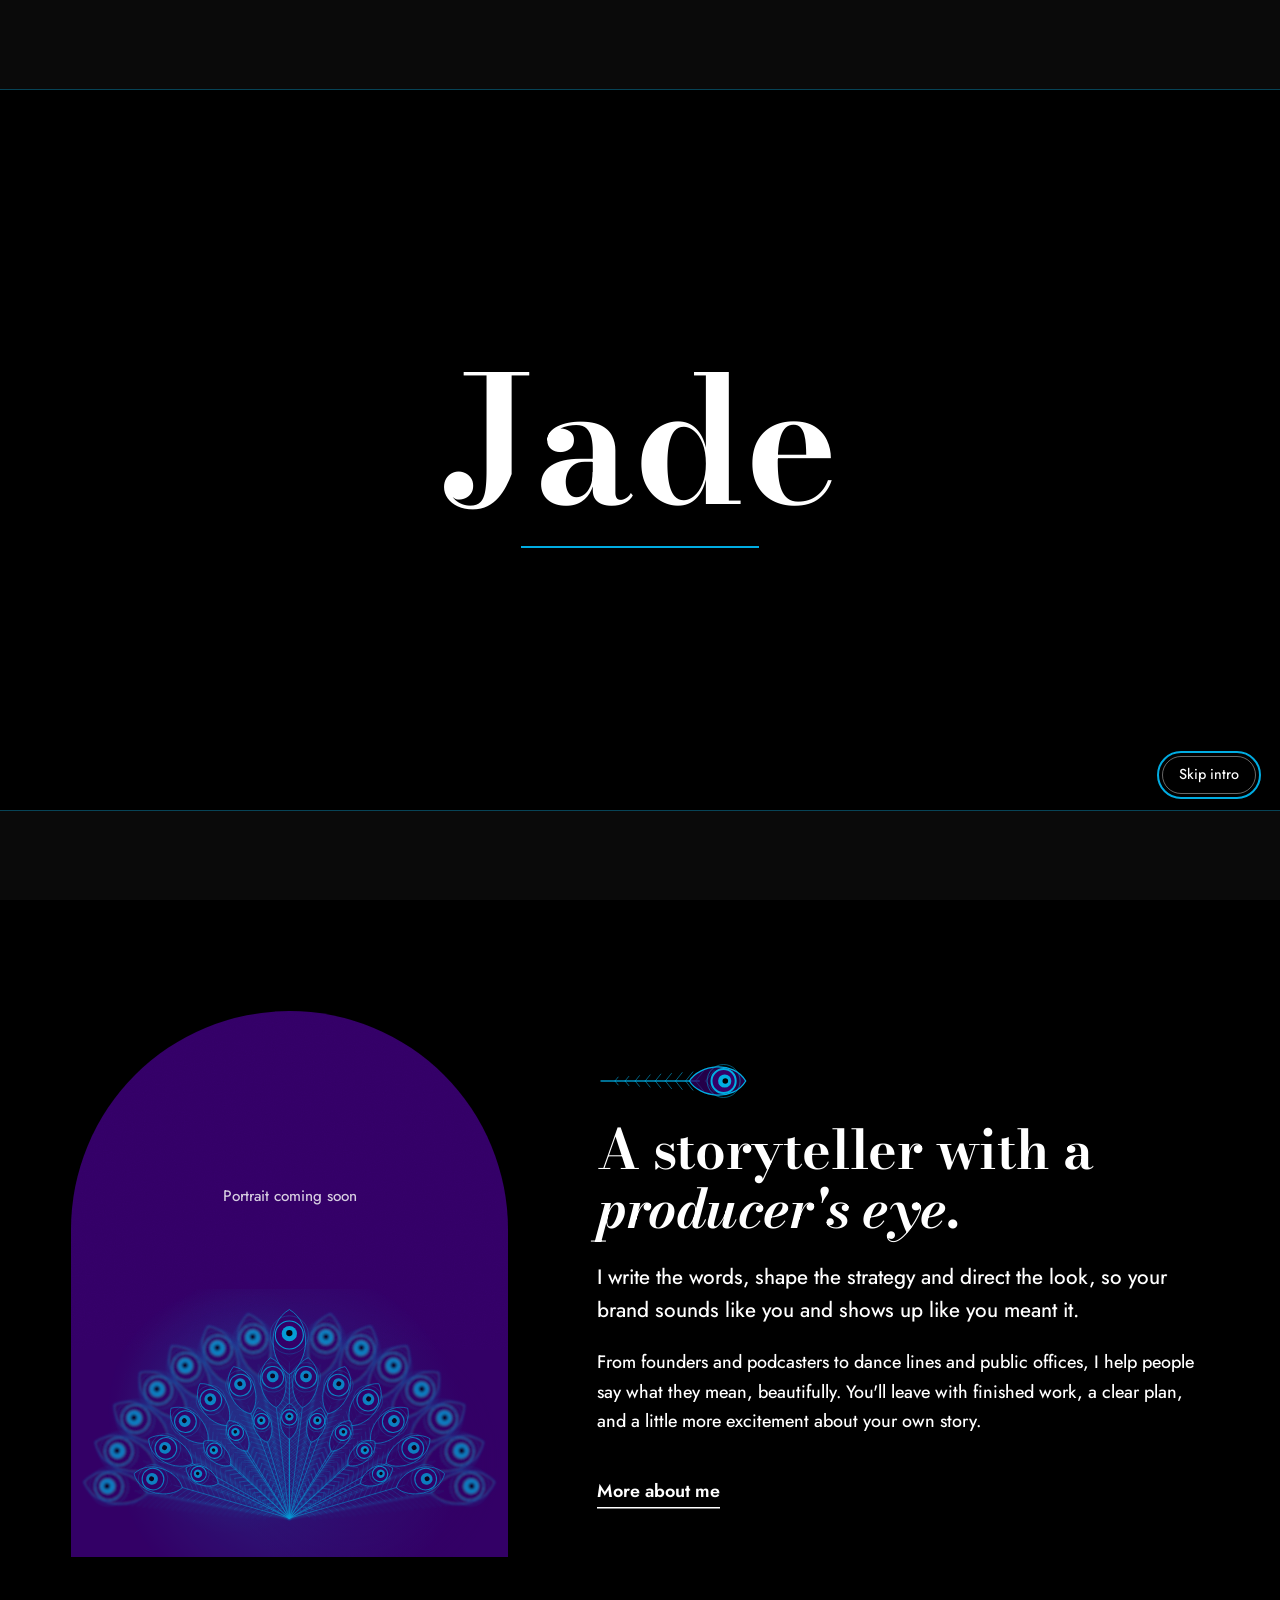
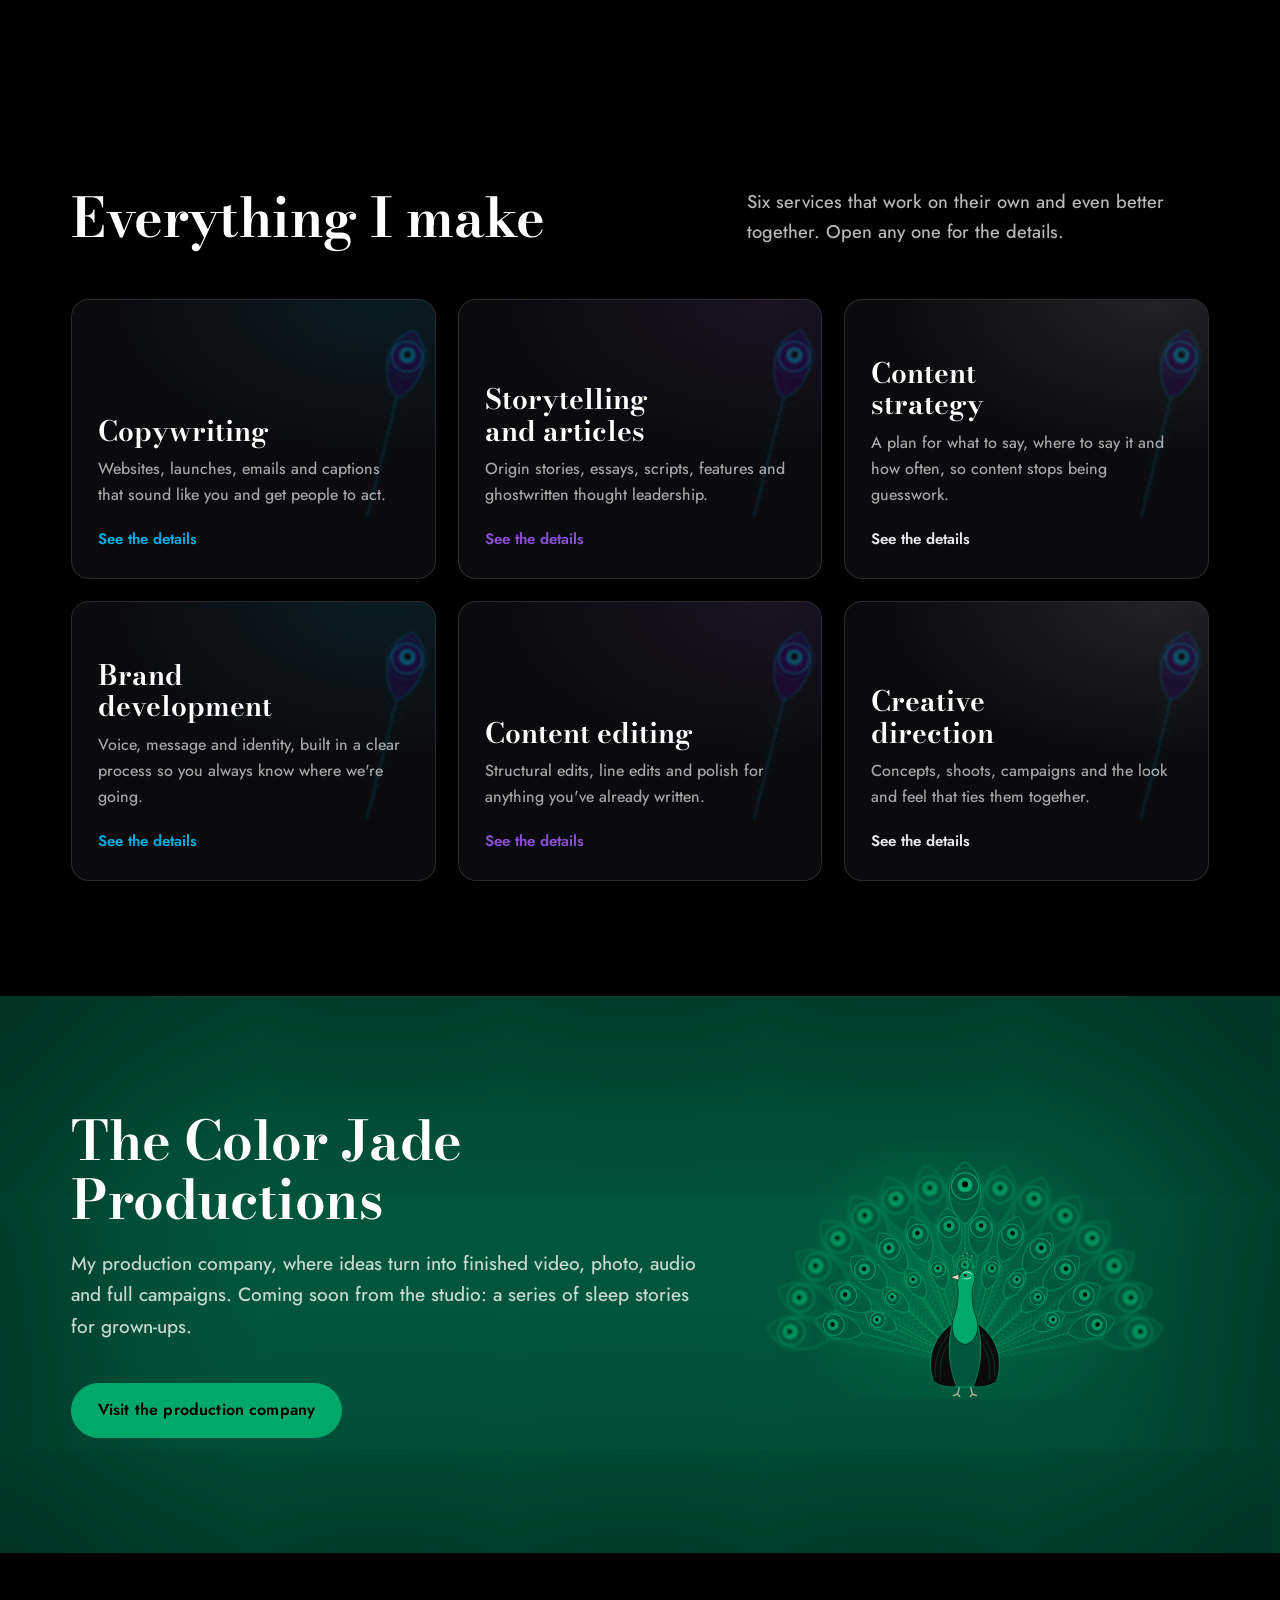
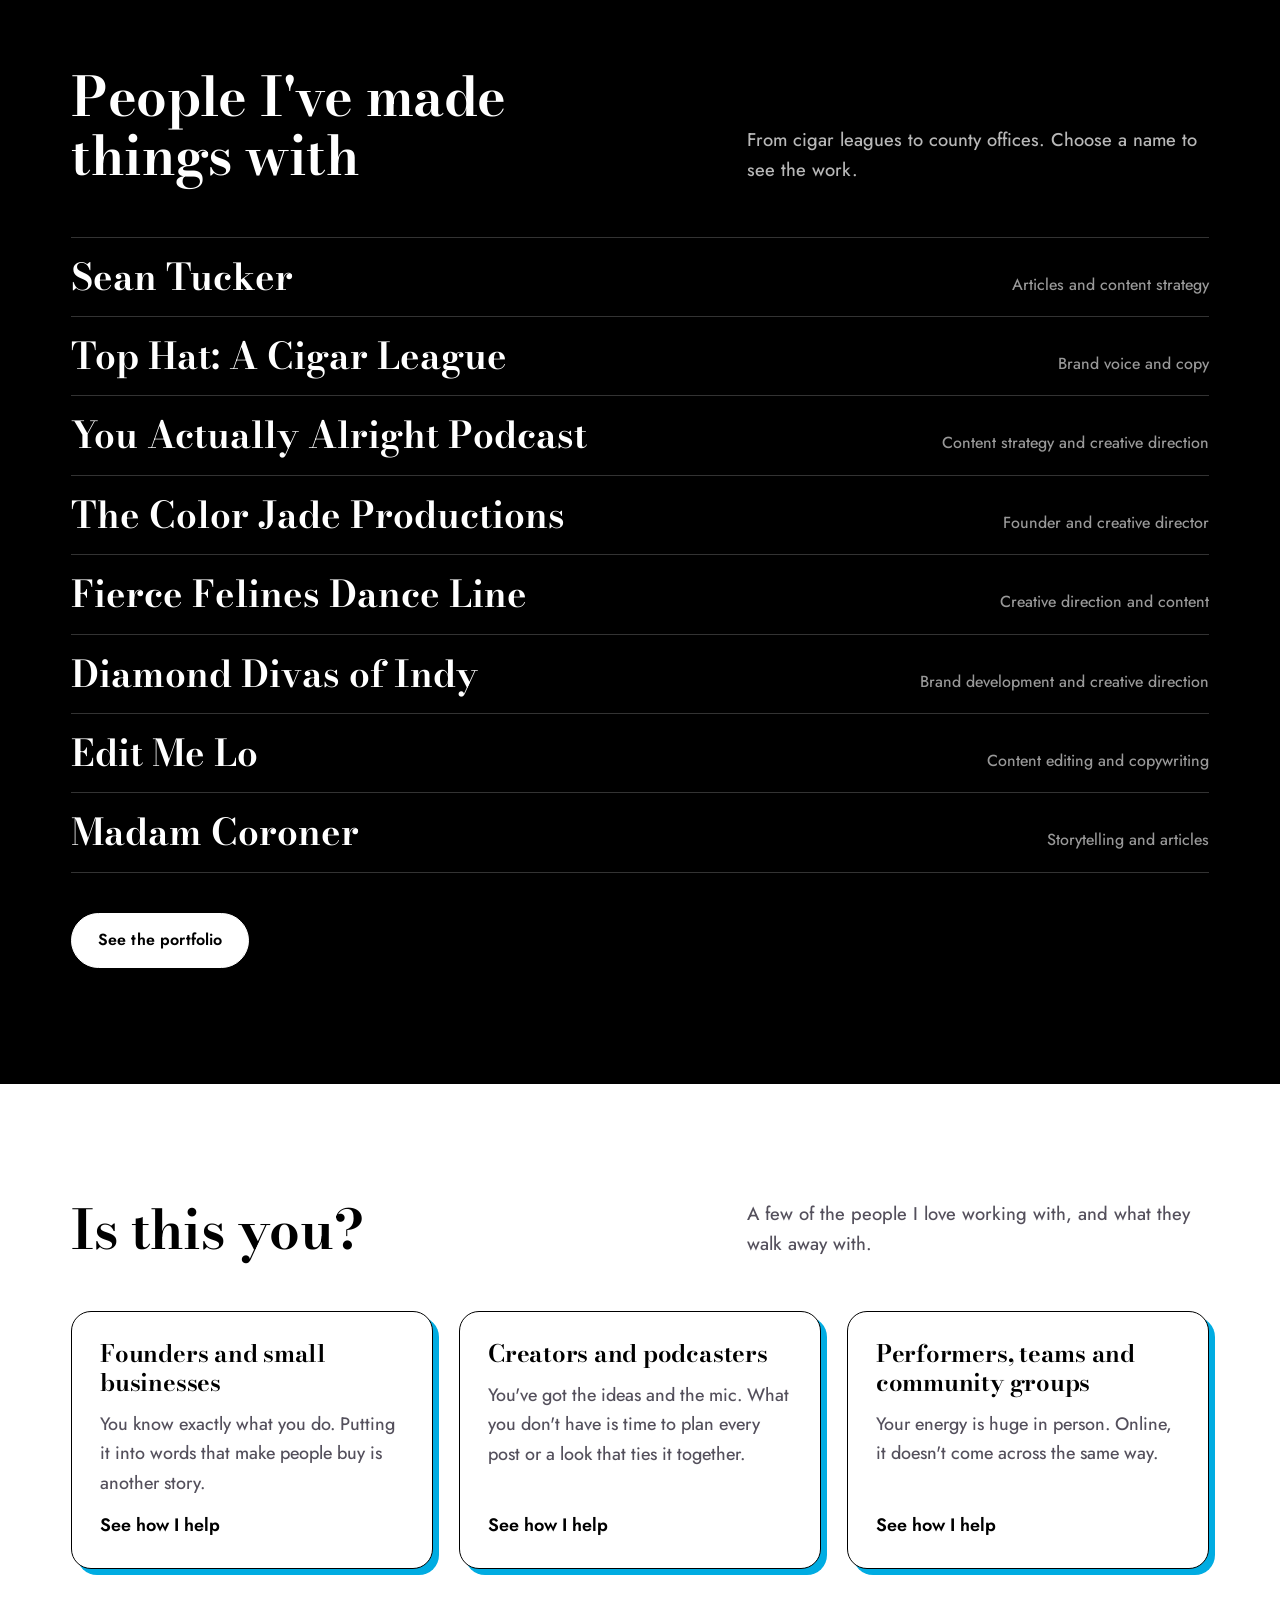
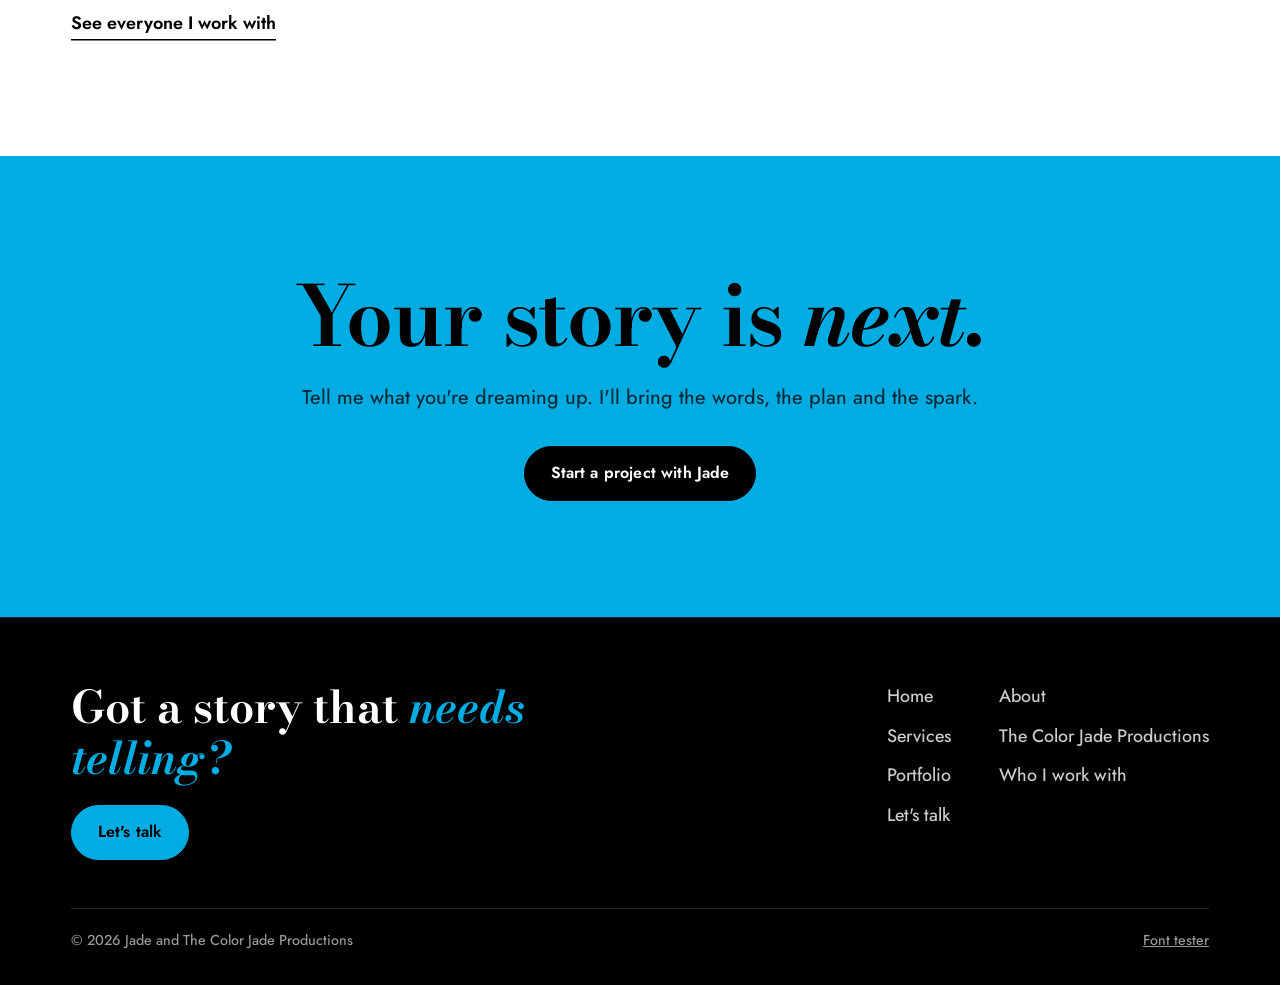
<file: index.html>
<!doctype html>
<html lang="en">
<head>
  <meta charset="utf-8">
  <meta name="viewport" content="width=device-width, initial-scale=1">
  <title>Jade | Writer, creative director and producer</title>
  <meta name="description" content="Jade writes, directs and produces: copywriting, storytelling and articles, content strategy, brand development, content editing, creative direction and The Color Jade Productions.">
  <link rel="preconnect" href="https://fonts.googleapis.com">
  <link rel="preconnect" href="https://fonts.gstatic.com" crossorigin>
  <link href="https://fonts.googleapis.com/css2?family=Bodoni+Moda:ital,opsz,wght@0,6..96,400..800;1,6..96,400..800&family=Jost:wght@300..700&display=swap" rel="stylesheet">
  <link rel="stylesheet" href="assets/css/style.css">
</head>
<body>
  <a class="skip" href="#main">Skip to content</a>
  <header id="site-header"></header>

  <main id="main">
    <section class="hero" aria-labelledby="hero-title">
      <div class="wrap hero-grid">
        <div class="hero-copy">
          <p class="hero-kicker">Writer, creative director and founder of The Color Jade Productions</p>
          <h1 id="hero-title">Hi, I'm Jade.
            <span class="hero-line" id="hero-line" aria-live="polite">I help your story find its voice.</span></h1>
          <div class="caption" id="caption">
            <h2>Every feather is a service</h2>
            <p>Hover over or tap a feather to see what I do, then open it for the details.</p>
            <div class="caption-actions">
              <a class="btn btn-peacock" href="#services">See all services</a>
              <a class="btn" href="contact.html">Let's talk</a>
            </div>
          </div>
        </div>
        <div class="stage" id="stage"></div>
      </div>
    </section>

    <section class="section dark" aria-labelledby="meet-title">
      <div class="wrap split">
        <!-- TODO: replace with Jade's portrait: <img src="assets/images/jade.jpg" alt="Jade ..."> -->
        <div class="photo-slot" role="img" aria-label="Portrait of Jade, coming soon" data-fan="plain">
          <span class="ph-note">Portrait coming soon</span>
        </div>
        <div>
          <span class="ornament" aria-hidden="true"></span>
          <h2 id="meet-title">A storyteller with a <span class="ital">producer's eye.</span></h2>
          <p class="lead">I write the words, shape the strategy and direct the look, so your brand sounds like you and shows up like you meant it.</p>
          <p>From founders and podcasters to dance lines and public offices, I help people say what they mean, beautifully. You'll leave with finished work, a clear plan, and a little more excitement about your own story.</p>
          <p class="after"><a class="link" href="about.html">More about me</a></p>
        </div>
      </div>
    </section>

    <section class="section dark" id="services" aria-labelledby="services-title">
      <div class="wrap">
        <div class="section-head">
          <h2 id="services-title">Everything I make</h2>
          <p>Six services that work on their own and even better together. Open any one for the details.</p>
        </div>
        <ul class="service-grid" id="service-grid"></ul>
      </div>
    </section>

    <section class="section purple theme-jade" aria-labelledby="cjp-title">
      <div class="wrap cjp-band">
        <div>
          <h2 id="cjp-title">The Color Jade Productions</h2>
          <p>My production company, where ideas turn into finished video, photo, audio and full campaigns. Coming soon from the studio: a series of sleep stories for grown-ups.</p>
          <p class="after"><a class="btn btn-peacock" href="color-jade.html">Visit the production company</a></p>
        </div>
        <div data-fan></div>
      </div>
    </section>

    <section class="section dark" aria-labelledby="clients-title">
      <div class="wrap">
        <div class="section-head">
          <h2 id="clients-title">People I've made things with</h2>
          <p>From cigar leagues to county offices. Choose a name to see the work.</p>
        </div>
        <ul class="client-list" id="client-list"></ul>
        <p class="after"><a class="btn btn-white" href="portfolio.html">See the portfolio</a></p>
      </div>
    </section>

    <section class="section" aria-labelledby="people-title">
      <div class="wrap">
        <div class="section-head">
          <h2 id="people-title">Is this you?</h2>
          <p>A few of the people I love working with, and what they walk away with.</p>
        </div>
        <div class="people-strip" id="people-strip"></div>
        <p class="after"><a class="link" href="work-with-jade.html">See everyone I work with</a></p>
      </div>
    </section>

    <section class="section peacock-band cta" aria-labelledby="cta-title">
      <div class="wrap">
        <h2 id="cta-title">Your story is <span class="ital">next.</span></h2>
        <p>Tell me what you're dreaming up. I'll bring the words, the plan and the spark.</p>
        <a class="btn btn-black" href="contact.html">Start a project with Jade</a>
      </div>
    </section>
  </main>
  <dialog class="service-dialog" id="service-dialog"></dialog>

  <footer id="site-footer"></footer>
  <script src="assets/js/data.js"></script>
  <script src="assets/js/main.js"></script>
</body>
</html>
</file>
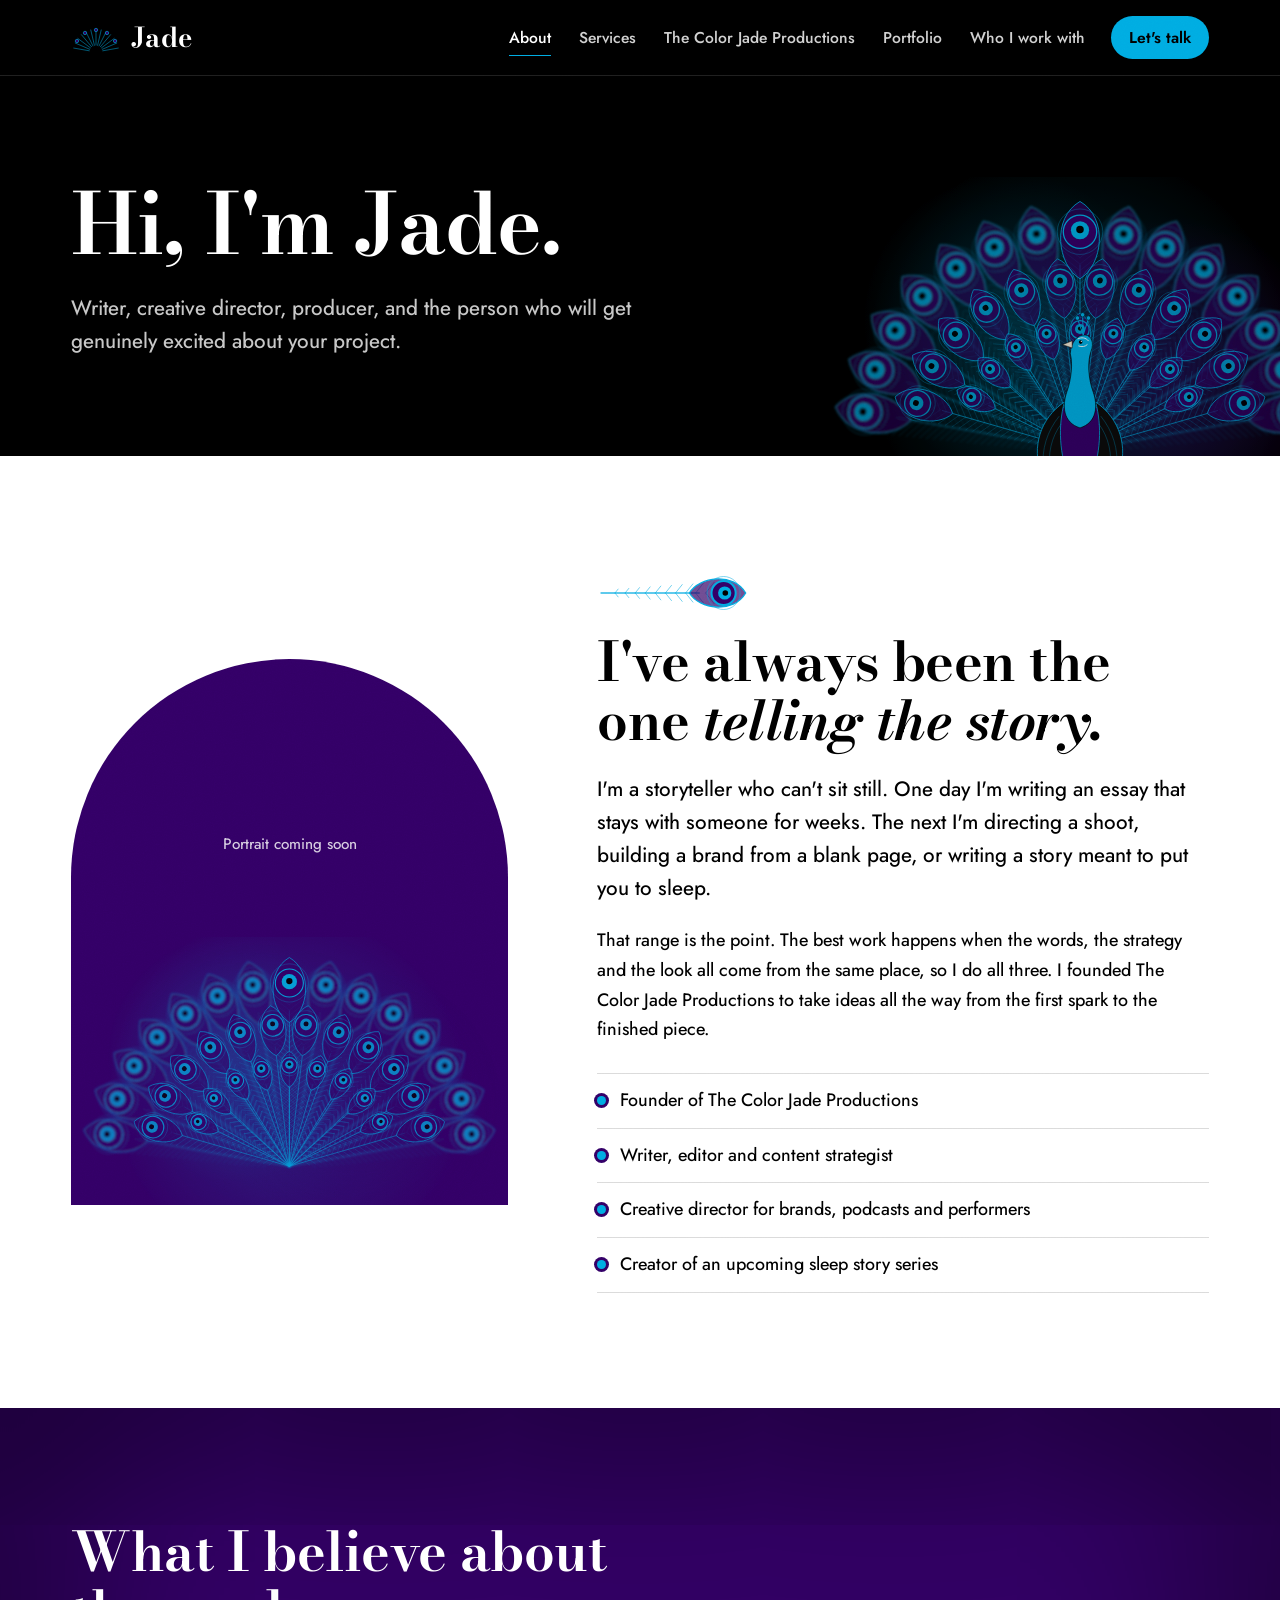
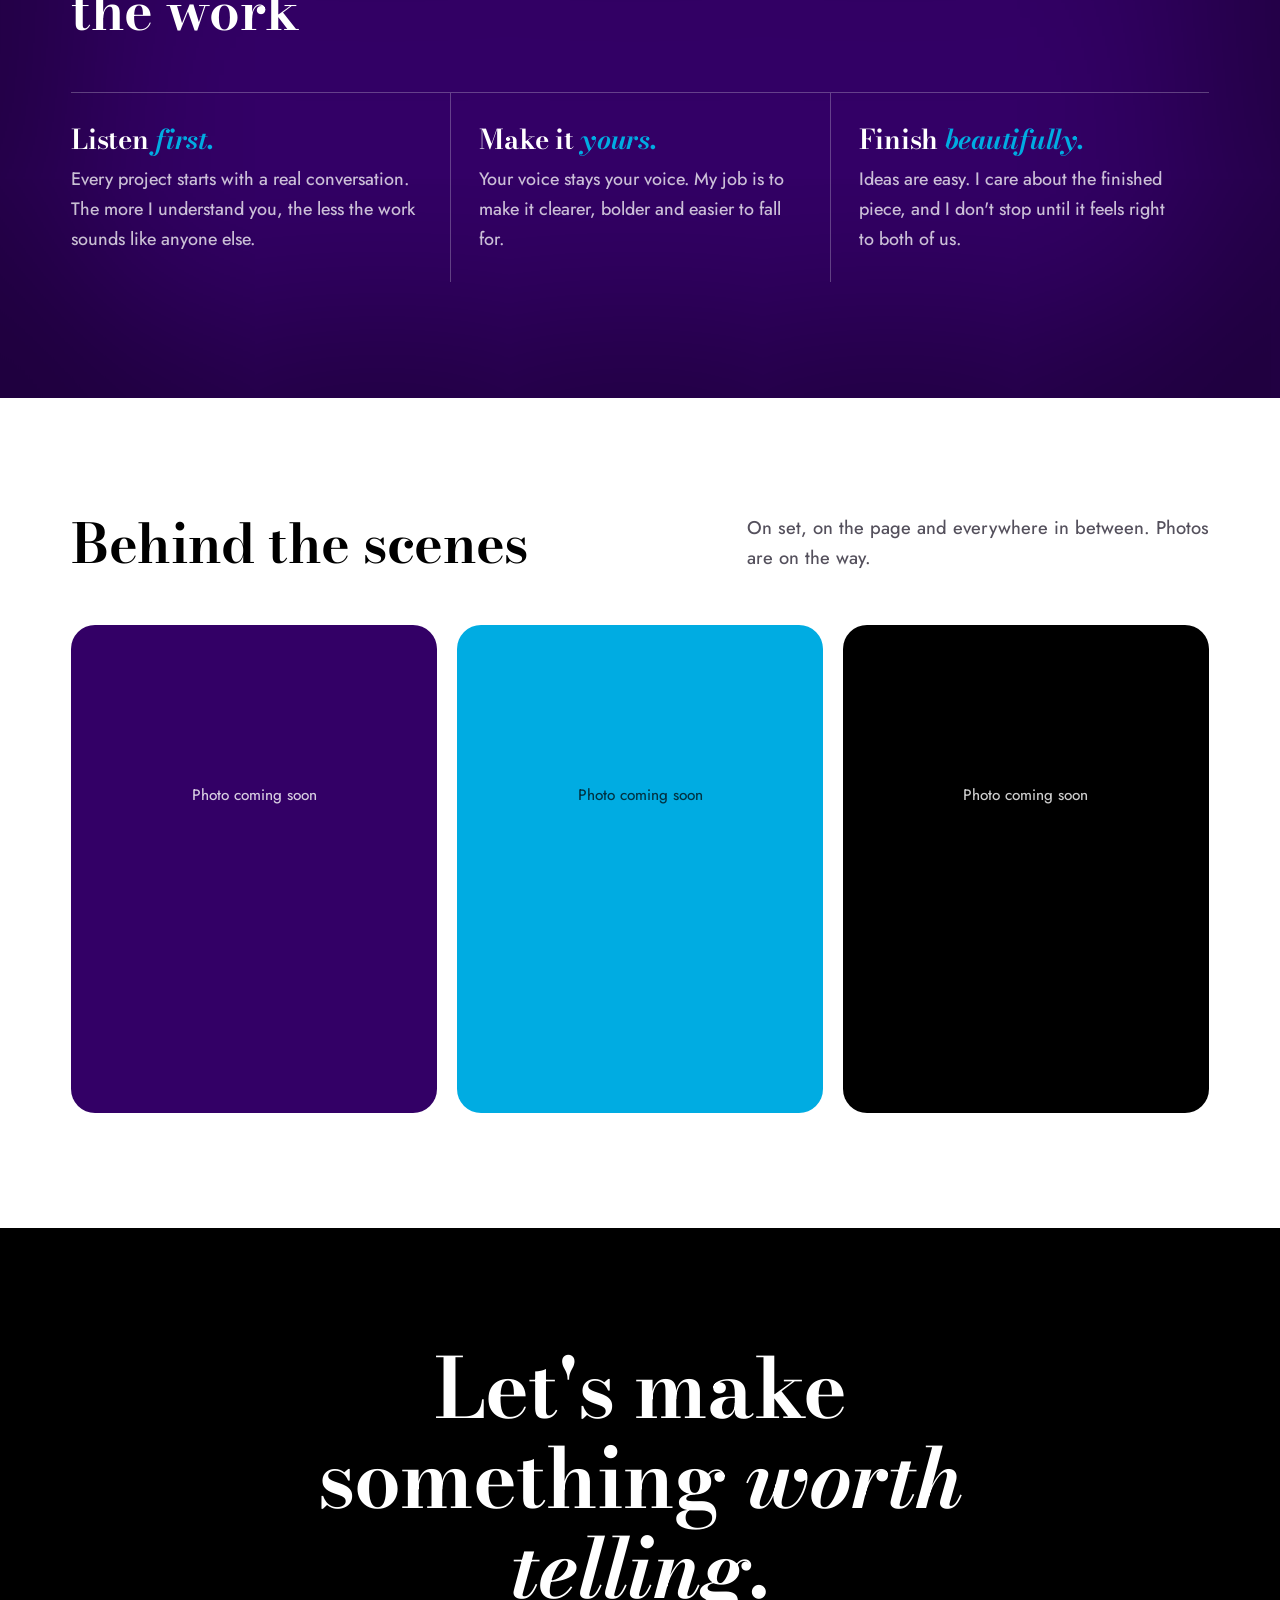
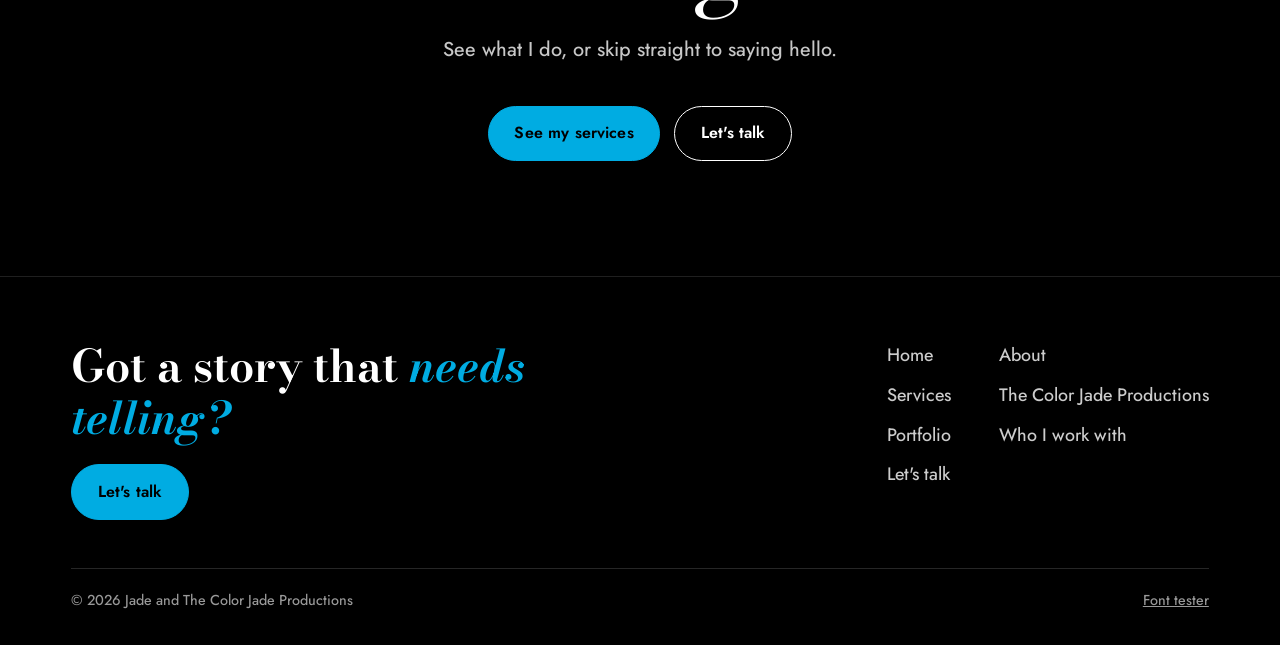
<file: about.html>
<!doctype html>
<html lang="en">
<head>
  <meta charset="utf-8">
  <meta name="viewport" content="width=device-width, initial-scale=1">
  <title>About | Jade</title>
  <meta name="description" content="Meet Jade: writer, creative director and founder of The Color Jade Productions.">
  <link rel="preconnect" href="https://fonts.googleapis.com">
  <link rel="preconnect" href="https://fonts.gstatic.com" crossorigin>
  <link href="https://fonts.googleapis.com/css2?family=Bodoni+Moda:ital,opsz,wght@0,6..96,400..800;1,6..96,400..800&family=Jost:wght@300..700&display=swap" rel="stylesheet">
  <link rel="stylesheet" href="assets/css/style.css">
</head>
<body>
  <a class="skip" href="#main">Skip to content</a>
  <header id="site-header"></header>

  <main id="main">
    <section class="page-head" aria-labelledby="about-title">
      <div class="wrap">
        <h1 id="about-title">Hi, I'm Jade.</h1>
        <p class="lead">Writer, creative director, producer, and the person who will get genuinely excited about your project.</p>
      </div>
    </section>

    <!-- TODO: Jade to review and personalize this story -->
    <section class="section" aria-labelledby="story-title">
      <div class="wrap split">
        <div class="photo-slot" role="img" aria-label="Portrait of Jade, coming soon" data-fan="plain">
          <span class="ph-note">Portrait coming soon</span>
        </div>
        <div>
          <span class="ornament" aria-hidden="true"></span>
          <h2 id="story-title">I've always been the one <span class="ital">telling the story.</span></h2>
          <p class="lead">I'm a storyteller who can't sit still. One day I'm writing an essay that stays with someone for weeks. The next I'm directing a shoot, building a brand from a blank page, or writing a story meant to put you to sleep.</p>
          <p>That range is the point. The best work happens when the words, the strategy and the look all come from the same place, so I do all three. I founded The Color Jade Productions to take ideas all the way from the first spark to the finished piece.</p>
          <ul class="facts">
            <li>Founder of The Color Jade Productions</li>
            <li>Writer, editor and content strategist</li>
            <li>Creative director for brands, podcasts and performers</li>
            <li>Creator of an upcoming sleep story series</li>
          </ul>
        </div>
      </div>
    </section>

    <section class="section purple" aria-labelledby="values-title">
      <div class="wrap">
        <div class="section-head">
          <h2 id="values-title">What I believe about the work</h2>
        </div>
        <div class="values">
          <div><h3>Listen <em>first.</em></h3><p>Every project starts with a real conversation. The more I understand you, the less the work sounds like anyone else.</p></div>
          <div><h3>Make it <em>yours.</em></h3><p>Your voice stays your voice. My job is to make it clearer, bolder and easier to fall for.</p></div>
          <div><h3>Finish <em>beautifully.</em></h3><p>Ideas are easy. I care about the finished piece, and I don't stop until it feels right to both of us.</p></div>
        </div>
      </div>
    </section>

    <section class="section" aria-labelledby="gallery-title">
      <div class="wrap">
        <div class="section-head">
          <h2 id="gallery-title">Behind the scenes</h2>
          <p>On set, on the page and everywhere in between. Photos are on the way.</p>
        </div>
        <!-- TODO: swap these for behind-the-scenes photos -->
        <div class="gallery">
          <div class="photo-slot sm" role="img" aria-label="Photo coming soon"><span class="ph-note">Photo coming soon</span></div>
          <div class="photo-slot sm blue" role="img" aria-label="Photo coming soon"><span class="ph-note">Photo coming soon</span></div>
          <div class="photo-slot sm alt" role="img" aria-label="Photo coming soon"><span class="ph-note">Photo coming soon</span></div>
        </div>
      </div>
    </section>

    <section class="section dark cta" aria-labelledby="about-cta">
      <div class="wrap">
        <h2 id="about-cta">Let's make something <span class="ital">worth telling.</span></h2>
        <p>See what I do, or skip straight to saying hello.</p>
        <div class="after" style="justify-content:center">
          <a class="btn btn-peacock" href="index.html#services">See my services</a>
          <a class="btn" href="contact.html">Let's talk</a>
        </div>
      </div>
    </section>
  </main>

  <footer id="site-footer"></footer>
  <script src="assets/js/data.js"></script>
  <script src="assets/js/main.js"></script>
</body>
</html>
</file>
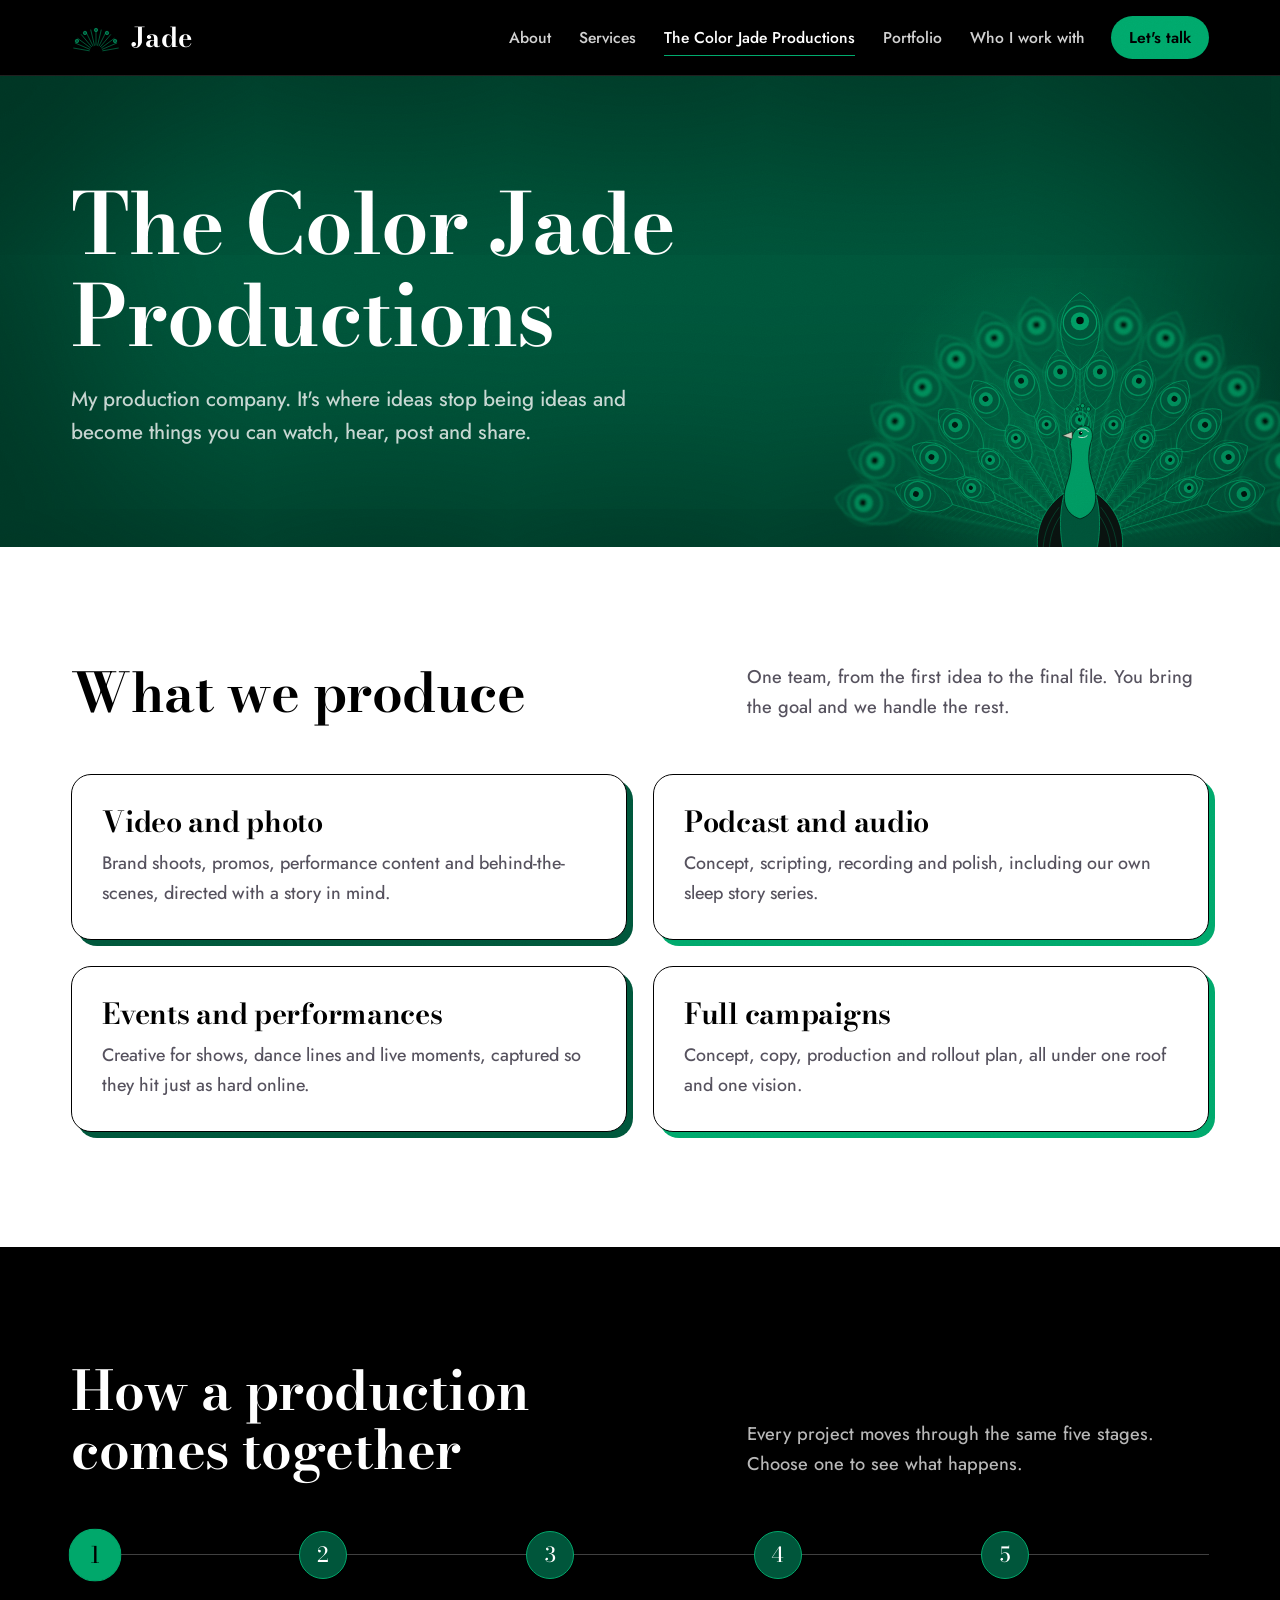
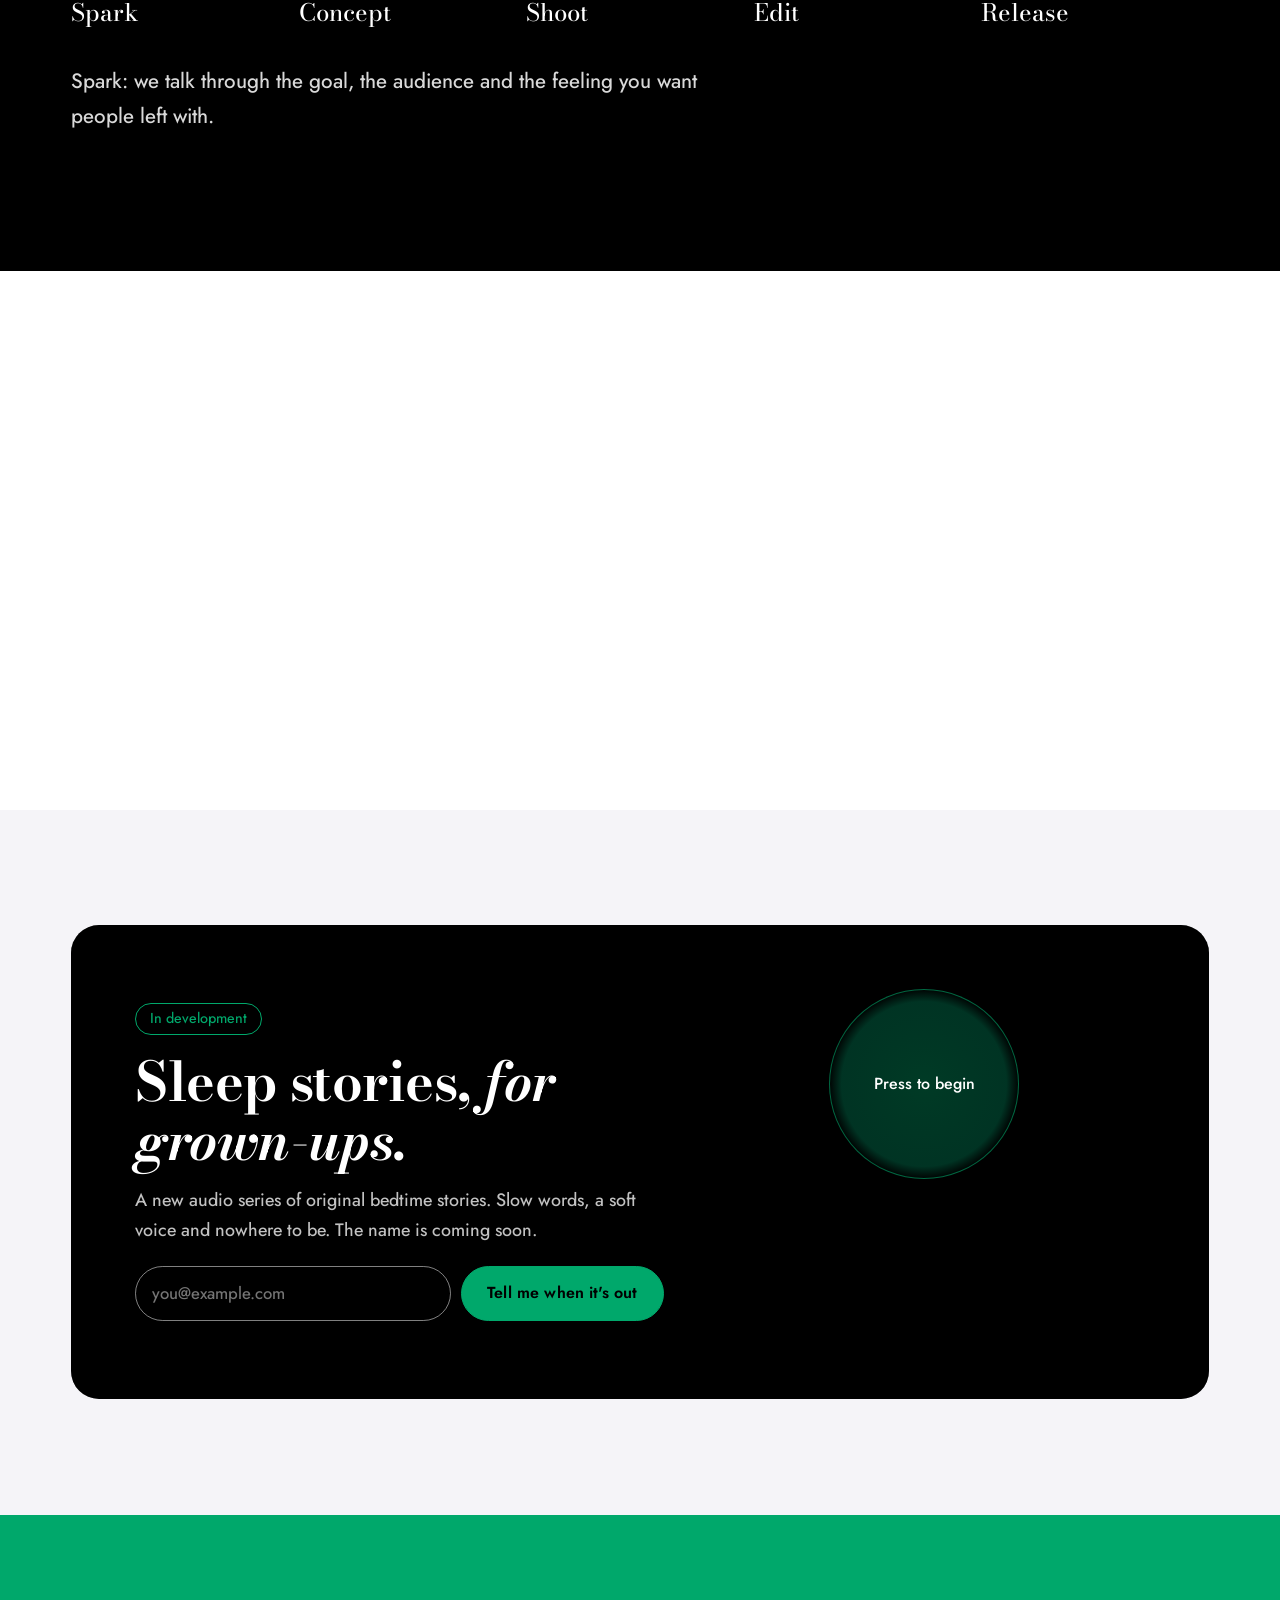
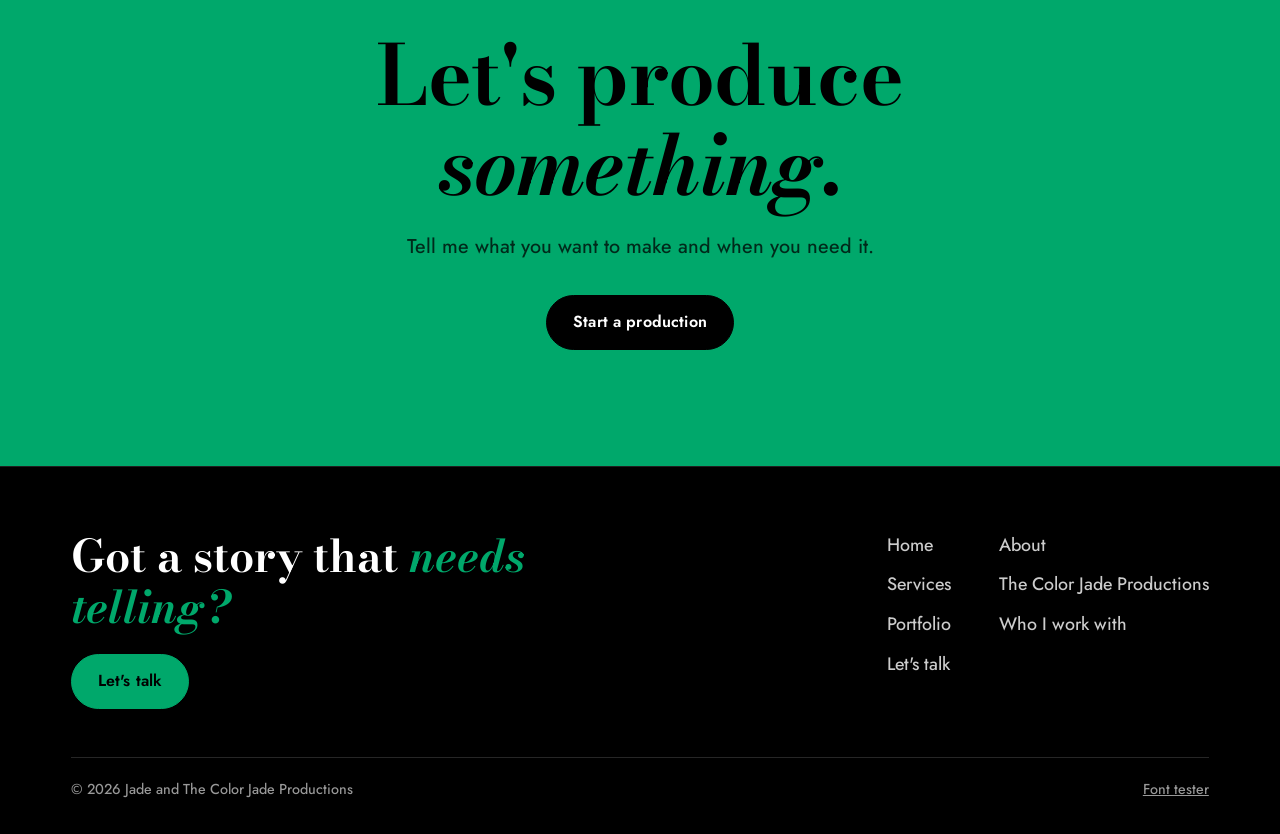
<file: color-jade.html>
<!doctype html>
<html lang="en">
<head>
  <meta charset="utf-8">
  <meta name="viewport" content="width=device-width, initial-scale=1">
  <title>The Color Jade Productions</title>
  <meta name="description" content="The Color Jade Productions is Jade's production company: video, photo, audio, events and full campaigns, plus an upcoming sleep story series.">
  <link rel="preconnect" href="https://fonts.googleapis.com">
  <link rel="preconnect" href="https://fonts.gstatic.com" crossorigin>
  <link href="https://fonts.googleapis.com/css2?family=Bodoni+Moda:ital,opsz,wght@0,6..96,400..800;1,6..96,400..800&family=Jost:wght@300..700&display=swap" rel="stylesheet">
  <link rel="stylesheet" href="assets/css/style.css">
</head>
<body class="theme-jade">
  <a class="skip" href="#main">Skip to content</a>
  <header id="site-header"></header>

  <main id="main">
    <!-- TODO: confirm the production company's services and add photos or a reel -->
    <section class="page-head purple" aria-labelledby="cjp-title">
      <div class="wrap">
        <h1 id="cjp-title">The Color Jade Productions</h1>
        <p class="lead">My production company. It's where ideas stop being ideas and become things you can watch, hear, post and share.</p>
      </div>
    </section>

    <section class="section" aria-labelledby="make-title">
      <div class="wrap">
        <div class="section-head">
          <h2 id="make-title">What we produce</h2>
          <p>One team, from the first idea to the final file. You bring the goal and we handle the rest.</p>
        </div>
        <div class="offer-grid">
          <div class="offer"><h3>Video and photo</h3><p>Brand shoots, promos, performance content and behind-the-scenes, directed with a story in mind.</p></div>
          <div class="offer"><h3>Podcast and audio</h3><p>Concept, scripting, recording and polish, including our own sleep story series.</p></div>
          <div class="offer"><h3>Events and performances</h3><p>Creative for shows, dance lines and live moments, captured so they hit just as hard online.</p></div>
          <div class="offer"><h3>Full campaigns</h3><p>Concept, copy, production and rollout plan, all under one roof and one vision.</p></div>
        </div>
      </div>
    </section>

    <section class="section dark" aria-labelledby="flow-title">
      <div class="wrap">
        <div class="section-head">
          <h2 id="flow-title">How a production comes together</h2>
          <p>Every project moves through the same five stages. Choose one to see what happens.</p>
        </div>
        <ol class="timeline" id="timeline">
          <li><button type="button" aria-pressed="true" data-say="Spark: we talk through the goal, the audience and the feeling you want people left with."><span class="knot">1</span><span class="t-name">Spark</span></button></li>
          <li><button type="button" aria-pressed="false" data-say="Concept: I build the idea, the mood board and the plan, and we agree on it together."><span class="knot">2</span><span class="t-name">Concept</span></button></li>
          <li><button type="button" aria-pressed="false" data-say="Shoot: lights, camera, direction. Talent, location and every detail handled on the day."><span class="knot">3</span><span class="t-name">Shoot</span></button></li>
          <li><button type="button" aria-pressed="false" data-say="Edit: the story comes together in the cut, the mix and the final polish."><span class="knot">4</span><span class="t-name">Edit</span></button></li>
          <li><button type="button" aria-pressed="false" data-say="Release: finished files, ready for every platform, plus a plan for putting them out into the world."><span class="knot">5</span><span class="t-name">Release</span></button></li>
        </ol>
        <p class="timeline-copy" id="timeline-copy" aria-live="polite">Spark: we talk through the goal, the audience and the feeling you want people left with.</p>
      </div>
    </section>

    <section class="section" aria-labelledby="why-title">
      <div class="wrap split">
        <div data-fan style="max-width:440px"></div>
        <div>
          <h2 id="why-title">Why <span class="ital">The Color Jade?</span></h2>
          <p class="lead">Jade is a stone people keep for luck, balance and growth. It's also my name. The company carries both: work that feels personal, and a promise to leave every project better than we found it.</p>
          <p>When you work with The Color Jade Productions, you're working with me. I'm the writer, the director and the producer, and I care about your project like it's mine.</p>
        </div>
      </div>
    </section>

    <section class="section paper" aria-labelledby="sleep-title">
      <div class="wrap">
        <div class="sleep">
          <div>
            <span class="tag">In development</span>
            <h2 id="sleep-title">Sleep stories, <span class="ital">for grown-ups.</span></h2>
            <p>A new audio series of original bedtime stories. Slow words, a soft voice and nowhere to be. The name is coming soon.</p>
            <form class="notify" id="notify">
              <label class="visually-hidden" for="notify-email">Your email</label>
              <input type="email" id="notify-email" name="email" placeholder="you@example.com" required>
              <button class="btn btn-peacock" type="submit">Tell me when it's out</button>
            </form>
            <p class="notify-msg" id="notify-msg" hidden>Your email app should open with a note ready to send. Sweet dreams.</p>
          </div>
          <div class="sleep-player">
            <button class="breath" id="breath" type="button" aria-pressed="false"><span>Press to begin</span></button>
            <div class="story-lines" id="story-lines" aria-live="polite"></div>
          </div>
        </div>
      </div>
    </section>

    <section class="section peacock-band cta" aria-labelledby="cjp-cta">
      <div class="wrap">
        <h2 id="cjp-cta">Let's produce <span class="ital">something.</span></h2>
        <p>Tell me what you want to make and when you need it.</p>
        <a class="btn btn-black" href="contact.html?service=production">Start a production</a>
      </div>
    </section>
  </main>

  <footer id="site-footer"></footer>
  <script src="assets/js/data.js"></script>
  <script src="assets/js/main.js"></script>
</body>
</html>
</file>
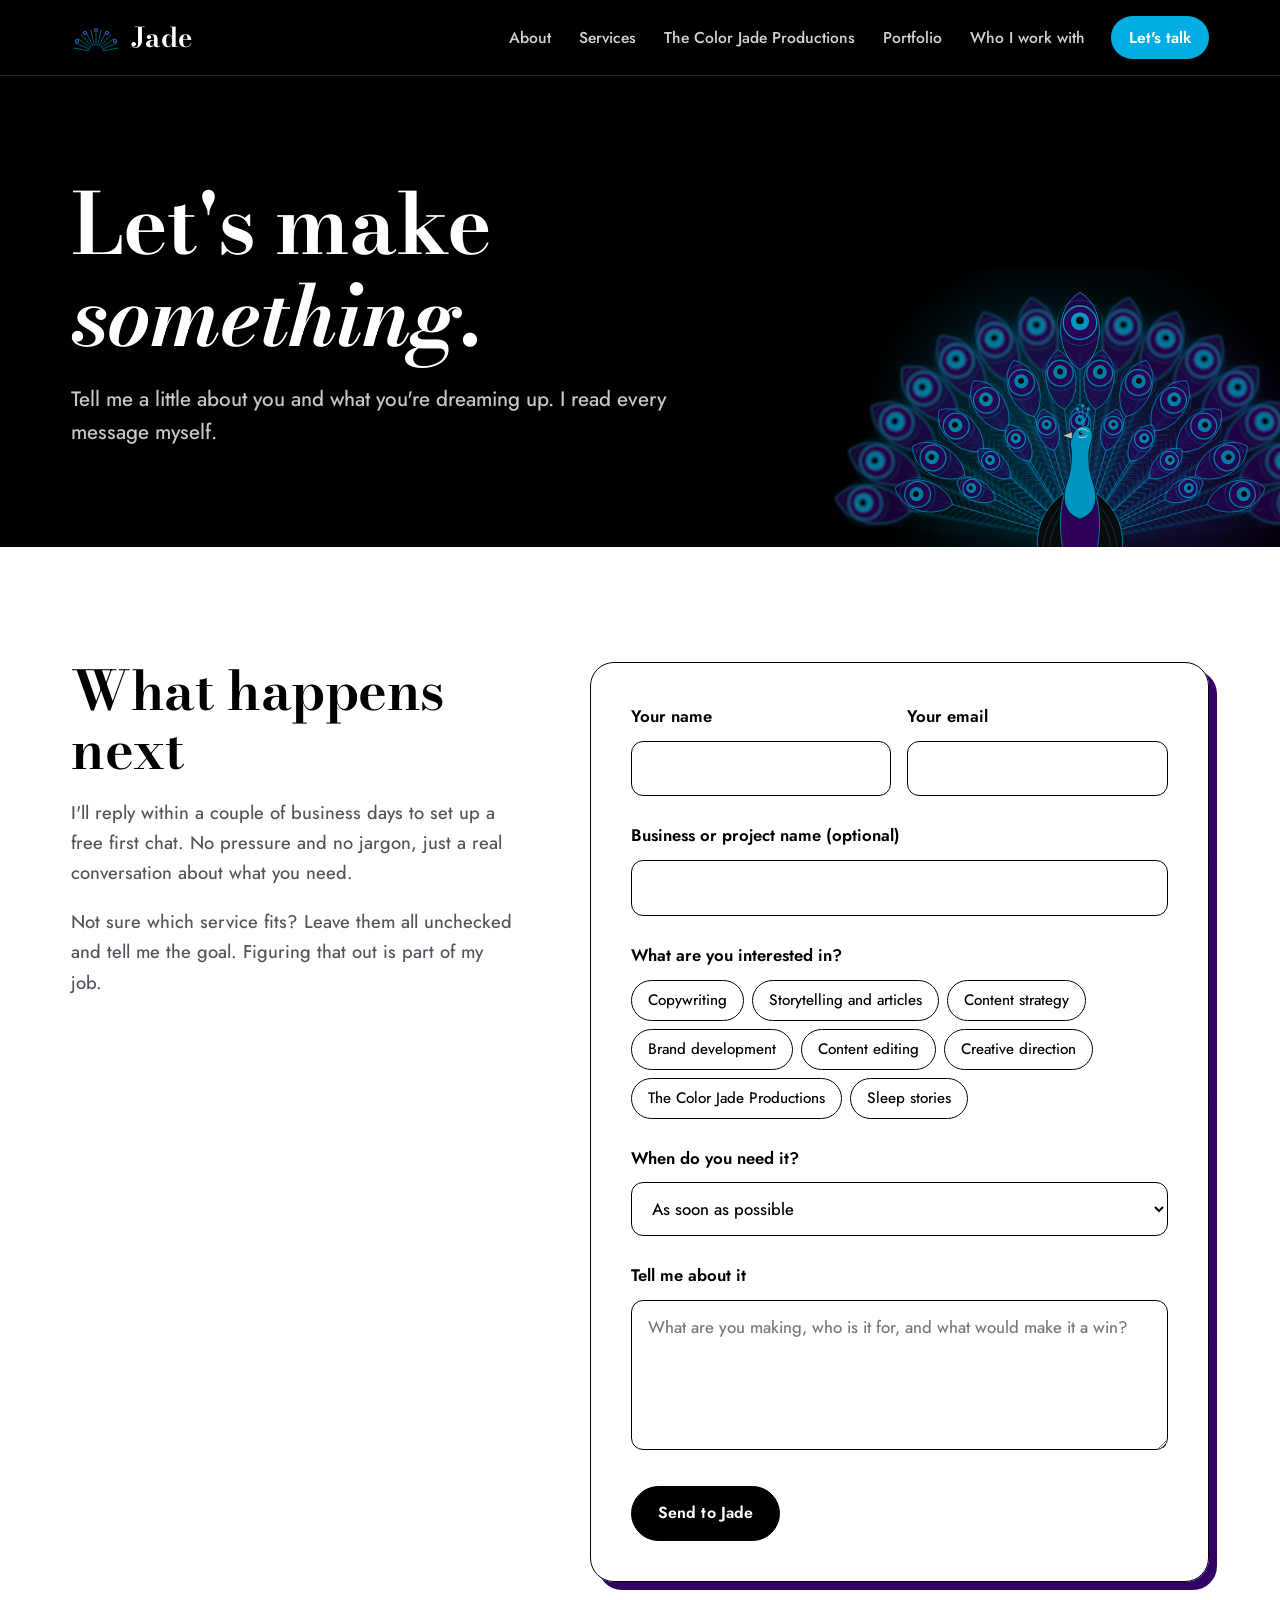
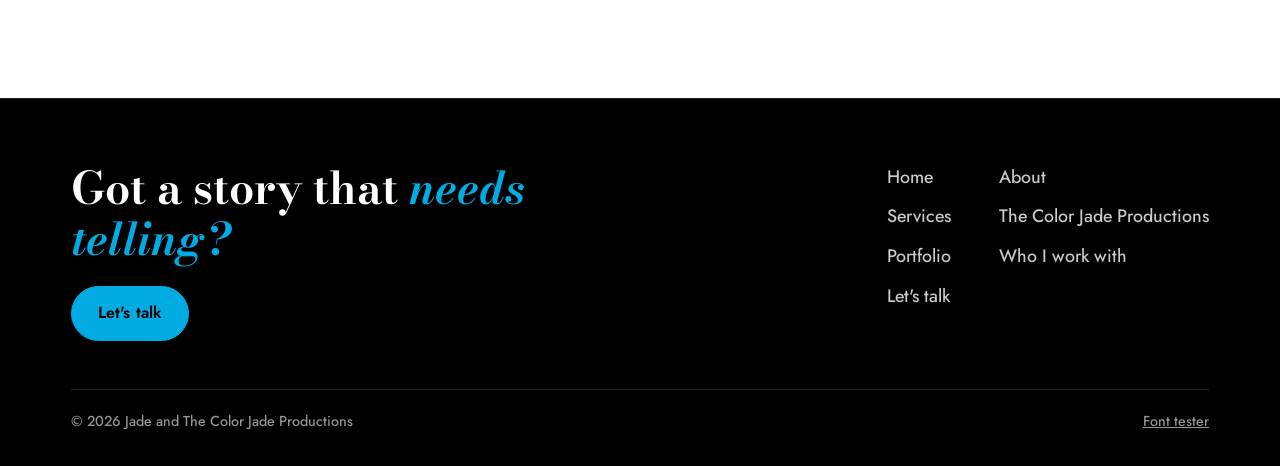
<file: contact.html>
<!doctype html>
<html lang="en">
<head>
  <meta charset="utf-8">
  <meta name="viewport" content="width=device-width, initial-scale=1">
  <title>Let's talk | Jade</title>
  <meta name="description" content="Start a project with Jade.">
  <link rel="preconnect" href="https://fonts.googleapis.com">
  <link rel="preconnect" href="https://fonts.gstatic.com" crossorigin>
  <link href="https://fonts.googleapis.com/css2?family=Bodoni+Moda:ital,opsz,wght@0,6..96,400..800;1,6..96,400..800&family=Jost:wght@300..700&display=swap" rel="stylesheet">
  <link rel="stylesheet" href="assets/css/style.css">
</head>
<body>
  <a class="skip" href="#main">Skip to content</a>
  <header id="site-header"></header>

  <main id="main">
    <section class="page-head" aria-labelledby="contact-title">
      <div class="wrap">
        <h1 id="contact-title">Let's make <span class="ital">something.</span></h1>
        <p class="lead">Tell me a little about you and what you're dreaming up. I read every message myself.</p>
      </div>
    </section>
    <section class="section">
      <div class="wrap contact-grid">
        <aside class="contact-aside">
          <h2>What happens next</h2>
          <p>I'll reply within a couple of business days to set up a free first chat. No pressure and no jargon, just a real conversation about what you need.</p>
          <p>Not sure which service fits? Leave them all unchecked and tell me the goal. Figuring that out is part of my job.</p>
          <!-- TODO: add Jade's social links and direct email here -->
        </aside>
        <form class="starter" id="starter" novalidate>
          <div class="two-up">
            <div><label class="lbl" for="name">Your name</label><input type="text" id="name" name="name" autocomplete="name" required></div>
            <div><label class="lbl" for="email">Your email</label><input type="email" id="email" name="email" autocomplete="email" required></div>
          </div>
          <div><label class="lbl" for="org">Business or project name (optional)</label><input type="text" id="org" name="org"></div>
          <fieldset>
            <legend>What are you interested in?</legend>
            <div class="chip-set" id="service-chips"></div>
          </fieldset>
          <div>
            <label class="lbl" for="timeline-select">When do you need it?</label>
            <select id="timeline-select" name="timeline">
              <option>As soon as possible</option>
              <option>In the next month</option>
              <option>In the next 3 months</option>
              <option>Just exploring for now</option>
            </select>
          </div>
          <div><label class="lbl" for="details">Tell me about it</label><textarea id="details" name="details" placeholder="What are you making, who is it for, and what would make it a win?" required></textarea></div>
          <p class="form-error" id="form-error" hidden role="alert"></p>
          <div><button class="btn btn-black" type="submit">Send to Jade</button></div>
          <p class="form-msg" id="form-msg" hidden role="status">Your email app should open with everything filled in. Hit send and Jade will be in touch.</p>
        </form>
      </div>
    </section>
  </main>

  <footer id="site-footer"></footer>
  <script src="assets/js/data.js"></script>
  <script src="assets/js/main.js"></script>
</body>
</html>
</file>
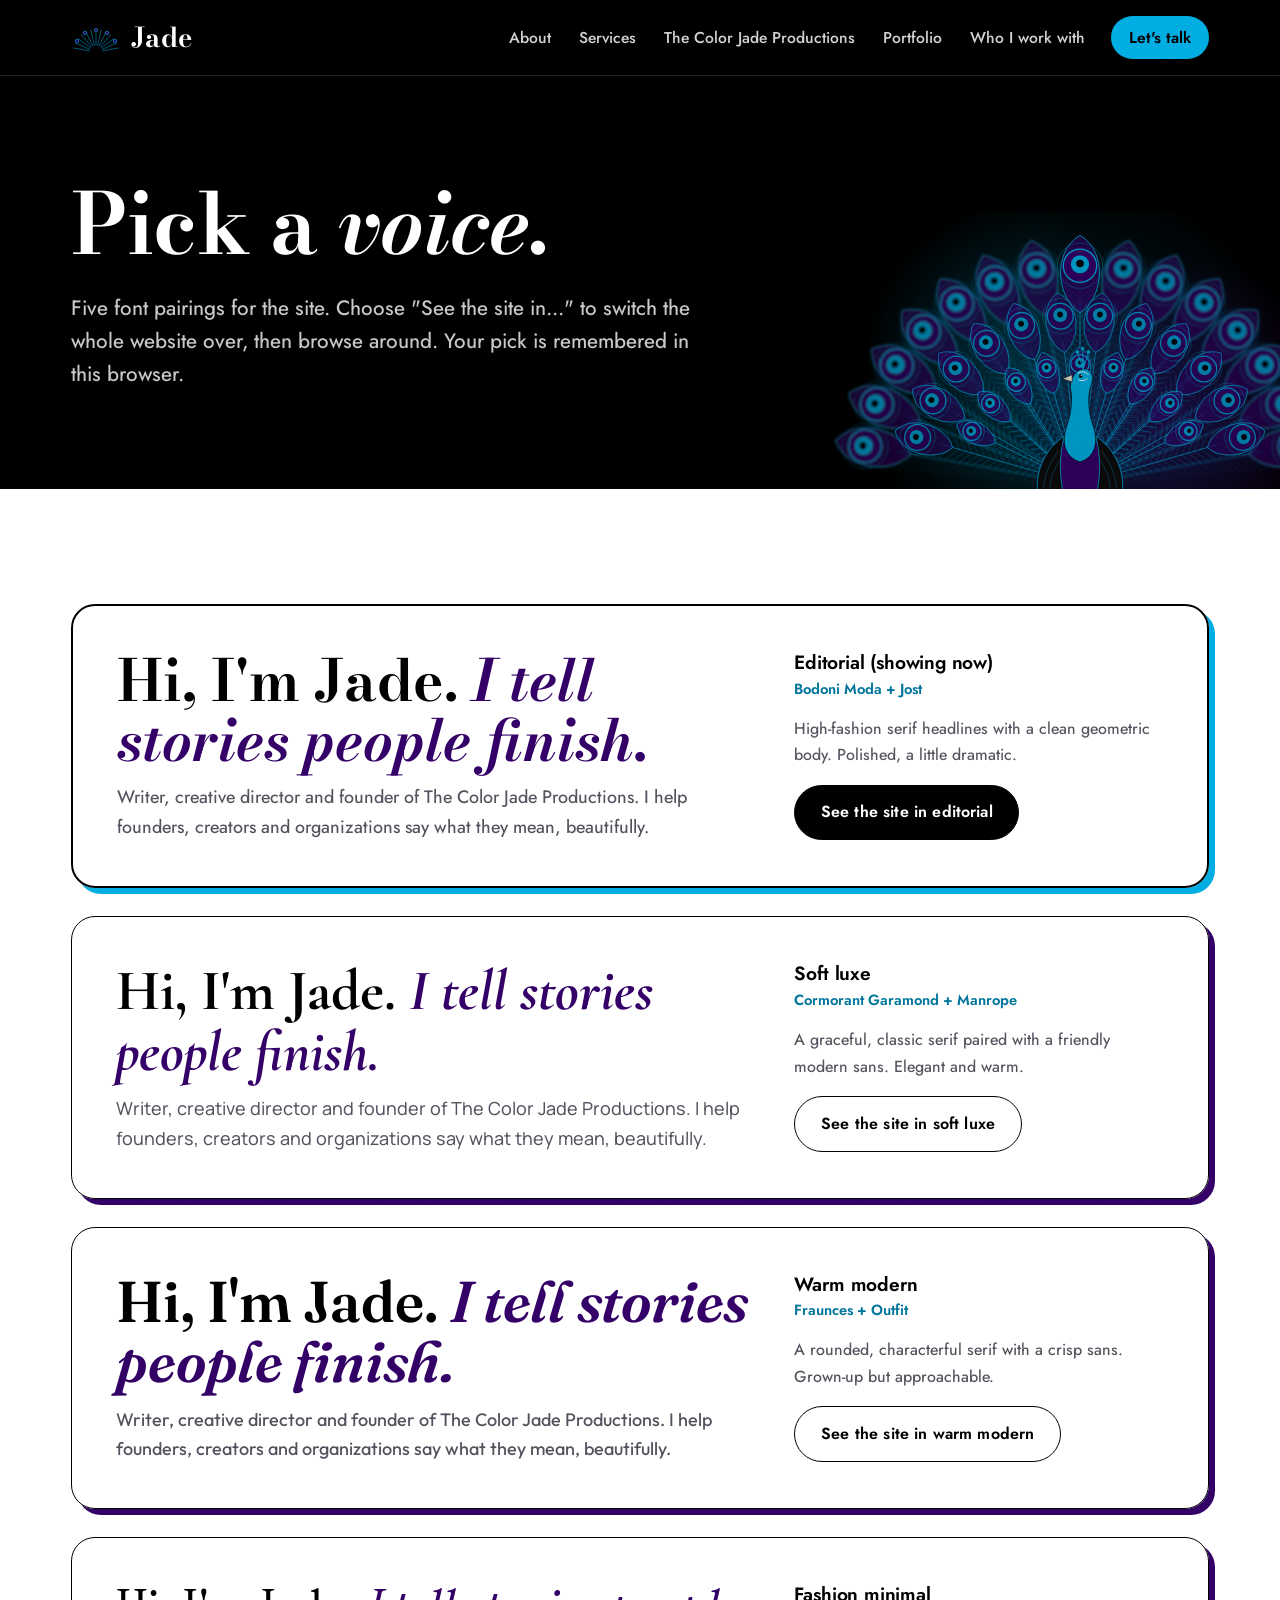
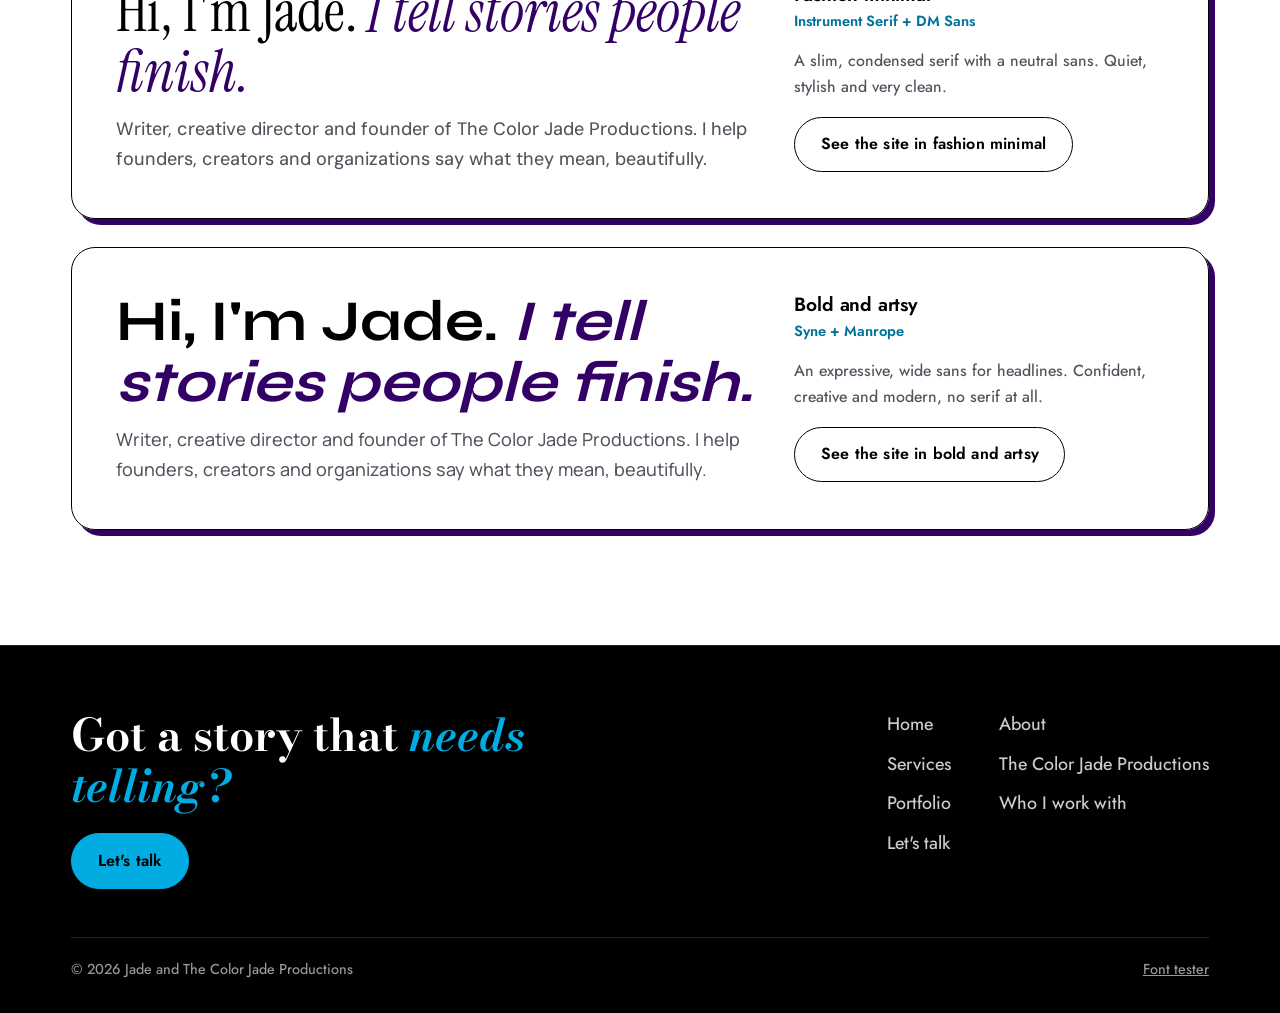
<file: fonts.html>
<!doctype html>
<html lang="en">
<head>
  <meta charset="utf-8">
  <meta name="viewport" content="width=device-width, initial-scale=1">
  <title>Font tester | Jade</title>
  <meta name="description" content="Compare font pairings for Jade's website.">
  <link rel="preconnect" href="https://fonts.googleapis.com">
  <link rel="preconnect" href="https://fonts.gstatic.com" crossorigin>
  <link href="https://fonts.googleapis.com/css2?family=Bodoni+Moda:ital,opsz,wght@0,6..96,400..800;1,6..96,400..800&family=Jost:wght@300..700&display=swap" rel="stylesheet">
  <link rel="stylesheet" href="assets/css/style.css">
</head>
<body>
  <a class="skip" href="#main">Skip to content</a>
  <header id="site-header"></header>

  <main id="main">
    <section class="page-head" aria-labelledby="fonts-title">
      <div class="wrap">
        <h1 id="fonts-title">Pick a <span class="ital">voice.</span></h1>
        <p class="lead">Five font pairings for the site. Choose "See the site in..." to switch the whole website over, then browse around. Your pick is remembered in this browser.</p>
      </div>
    </section>
    <section class="section">
      <div class="wrap font-grid" id="font-grid"></div>
    </section>
  </main>

  <footer id="site-footer"></footer>
  <script src="assets/js/data.js"></script>
  <script src="assets/js/main.js"></script>
</body>
</html>
</file>
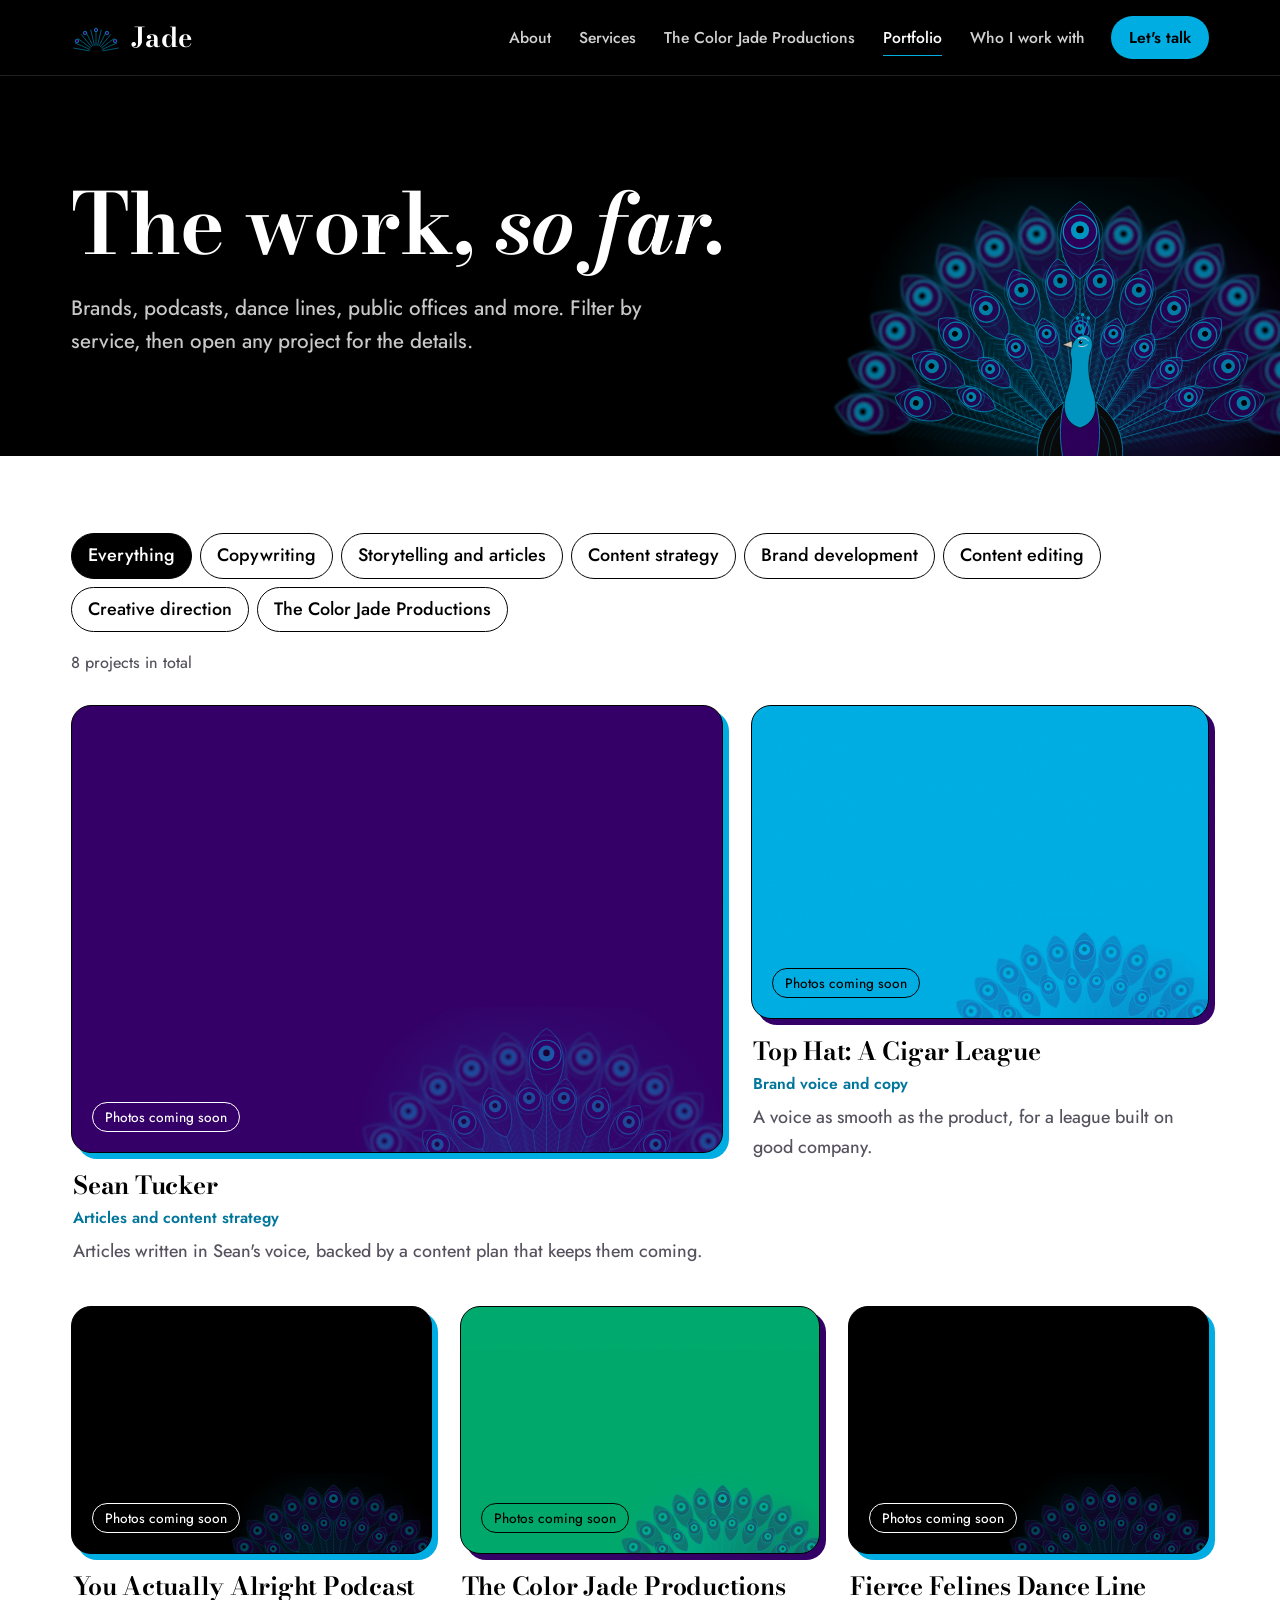
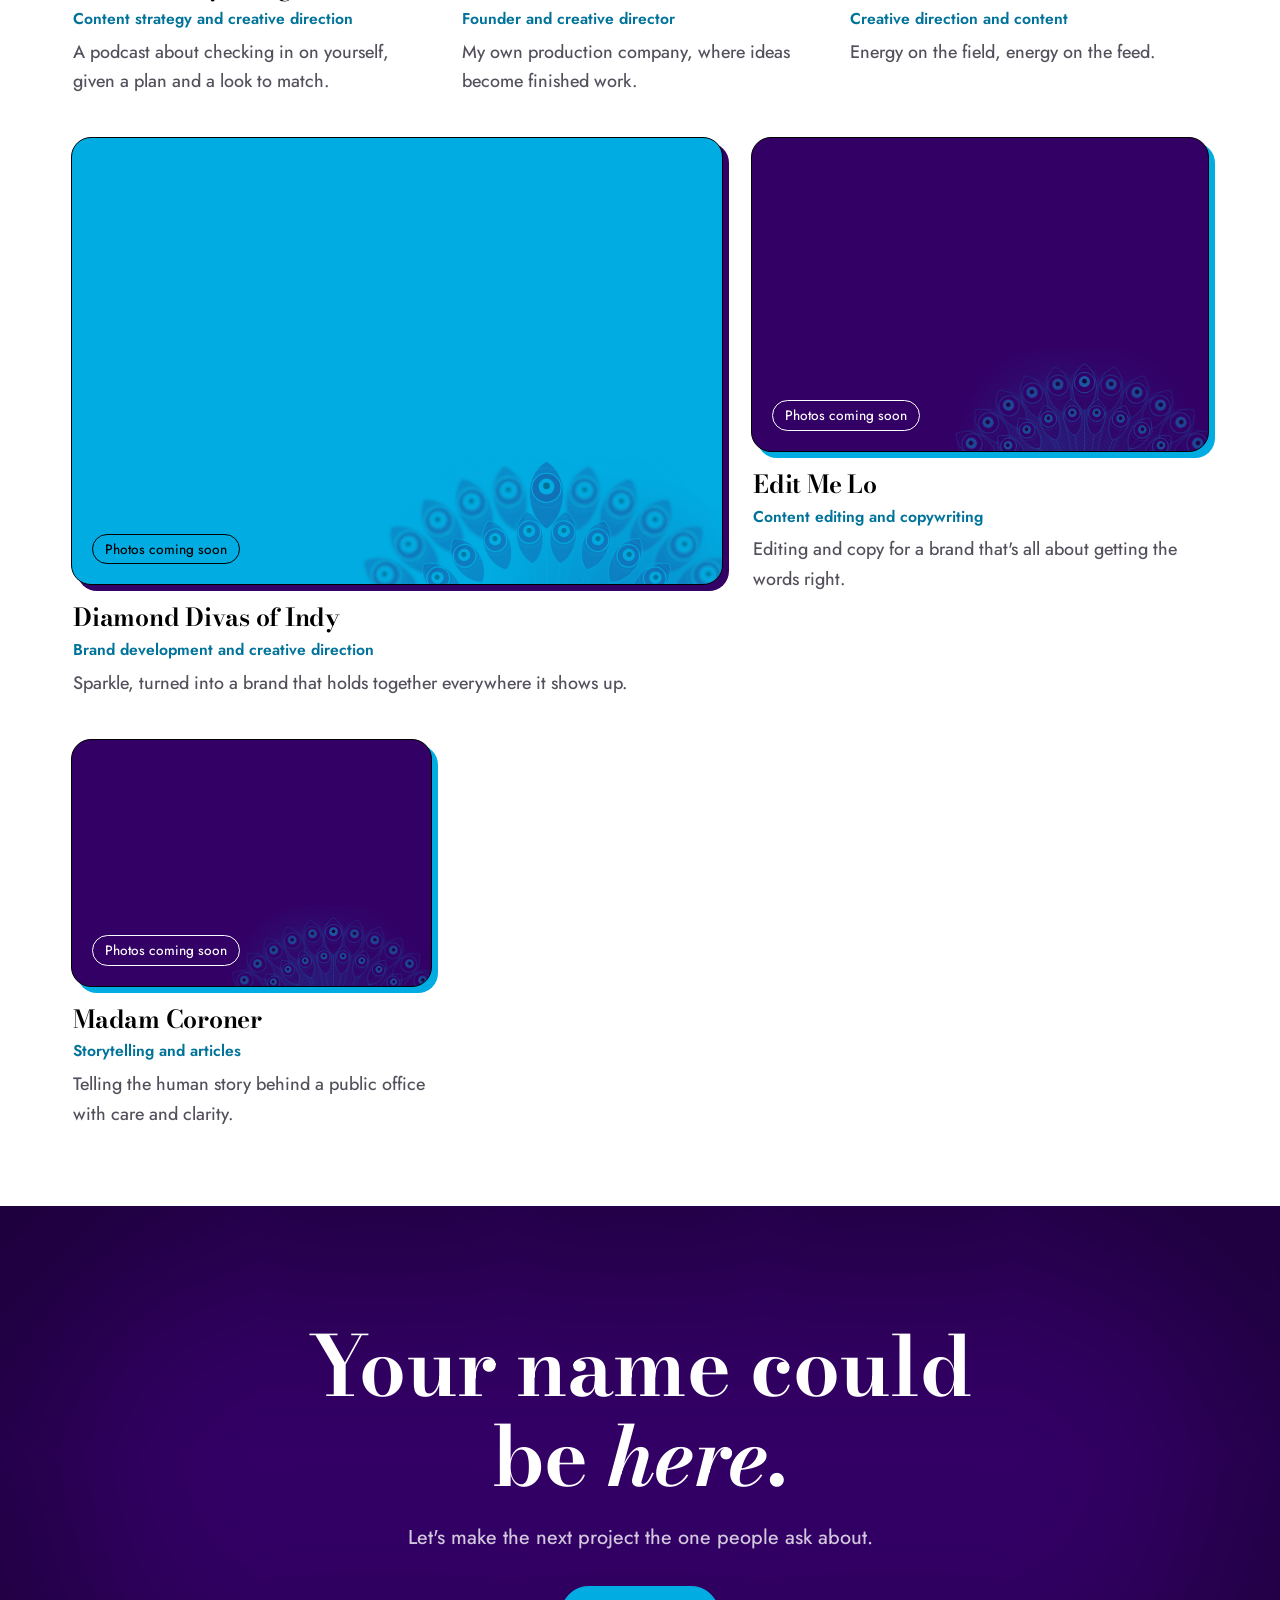
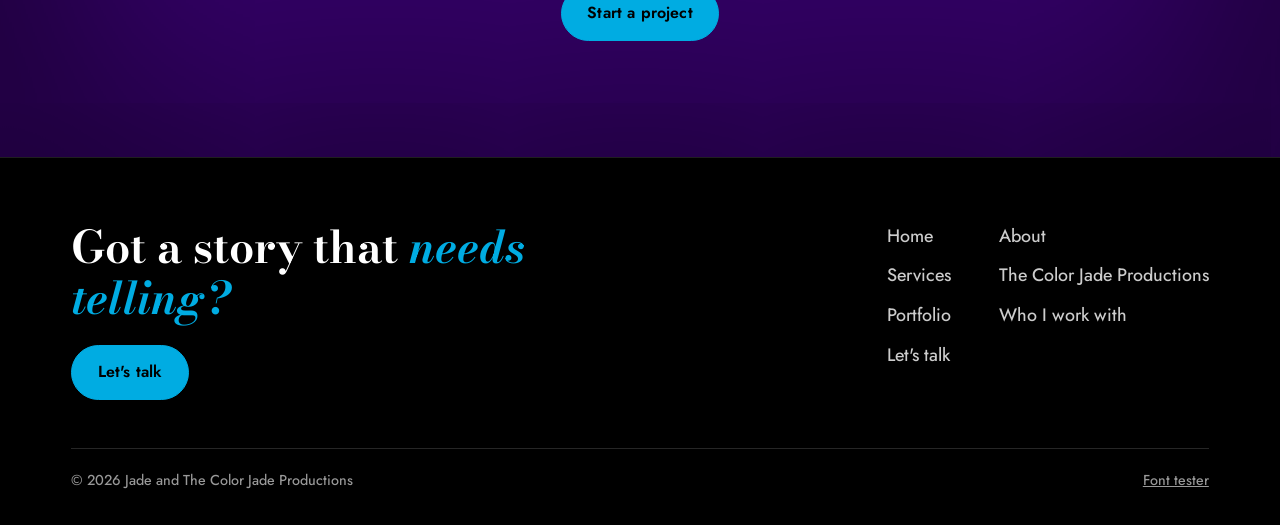
<file: portfolio.html>
<!doctype html>
<html lang="en">
<head>
  <meta charset="utf-8">
  <meta name="viewport" content="width=device-width, initial-scale=1">
  <title>Portfolio | Jade</title>
  <meta name="description" content="Selected work by Jade for Top Hat: A Cigar League, Sean Tucker, You Actually Alright Podcast, Fierce Felines Dance Line, Diamond Divas of Indy, Edit Me Lo, Madam Coroner and The Color Jade Productions.">
  <link rel="preconnect" href="https://fonts.googleapis.com">
  <link rel="preconnect" href="https://fonts.gstatic.com" crossorigin>
  <link href="https://fonts.googleapis.com/css2?family=Bodoni+Moda:ital,opsz,wght@0,6..96,400..800;1,6..96,400..800&family=Jost:wght@300..700&display=swap" rel="stylesheet">
  <link rel="stylesheet" href="assets/css/style.css">
</head>
<body>
  <a class="skip" href="#main">Skip to content</a>
  <header id="site-header"></header>

  <main id="main">
    <section class="page-head" aria-labelledby="work-title-h">
      <div class="wrap">
        <h1 id="work-title-h">The work, <span class="ital">so far.</span></h1>
        <p class="lead">Brands, podcasts, dance lines, public offices and more. Filter by service, then open any project for the details.</p>
      </div>
    </section>
    <section class="section-tight">
      <div class="wrap">
        <div class="filters" id="filters" aria-label="Filter projects by service"></div>
        <p class="filter-count" id="filter-count" aria-live="polite"></p>
        <div class="work-grid" id="work-grid"></div>
      </div>
    </section>
    <section class="section purple cta">
      <div class="wrap">
        <h2>Your name could be <span class="ital">here.</span></h2>
        <p>Let's make the next project the one people ask about.</p>
        <a class="btn btn-peacock" href="contact.html">Start a project</a>
      </div>
    </section>
  </main>
  <dialog class="work-dialog" id="work-dialog"></dialog>

  <footer id="site-footer"></footer>
  <script src="assets/js/data.js"></script>
  <script src="assets/js/main.js"></script>
</body>
</html>
</file>
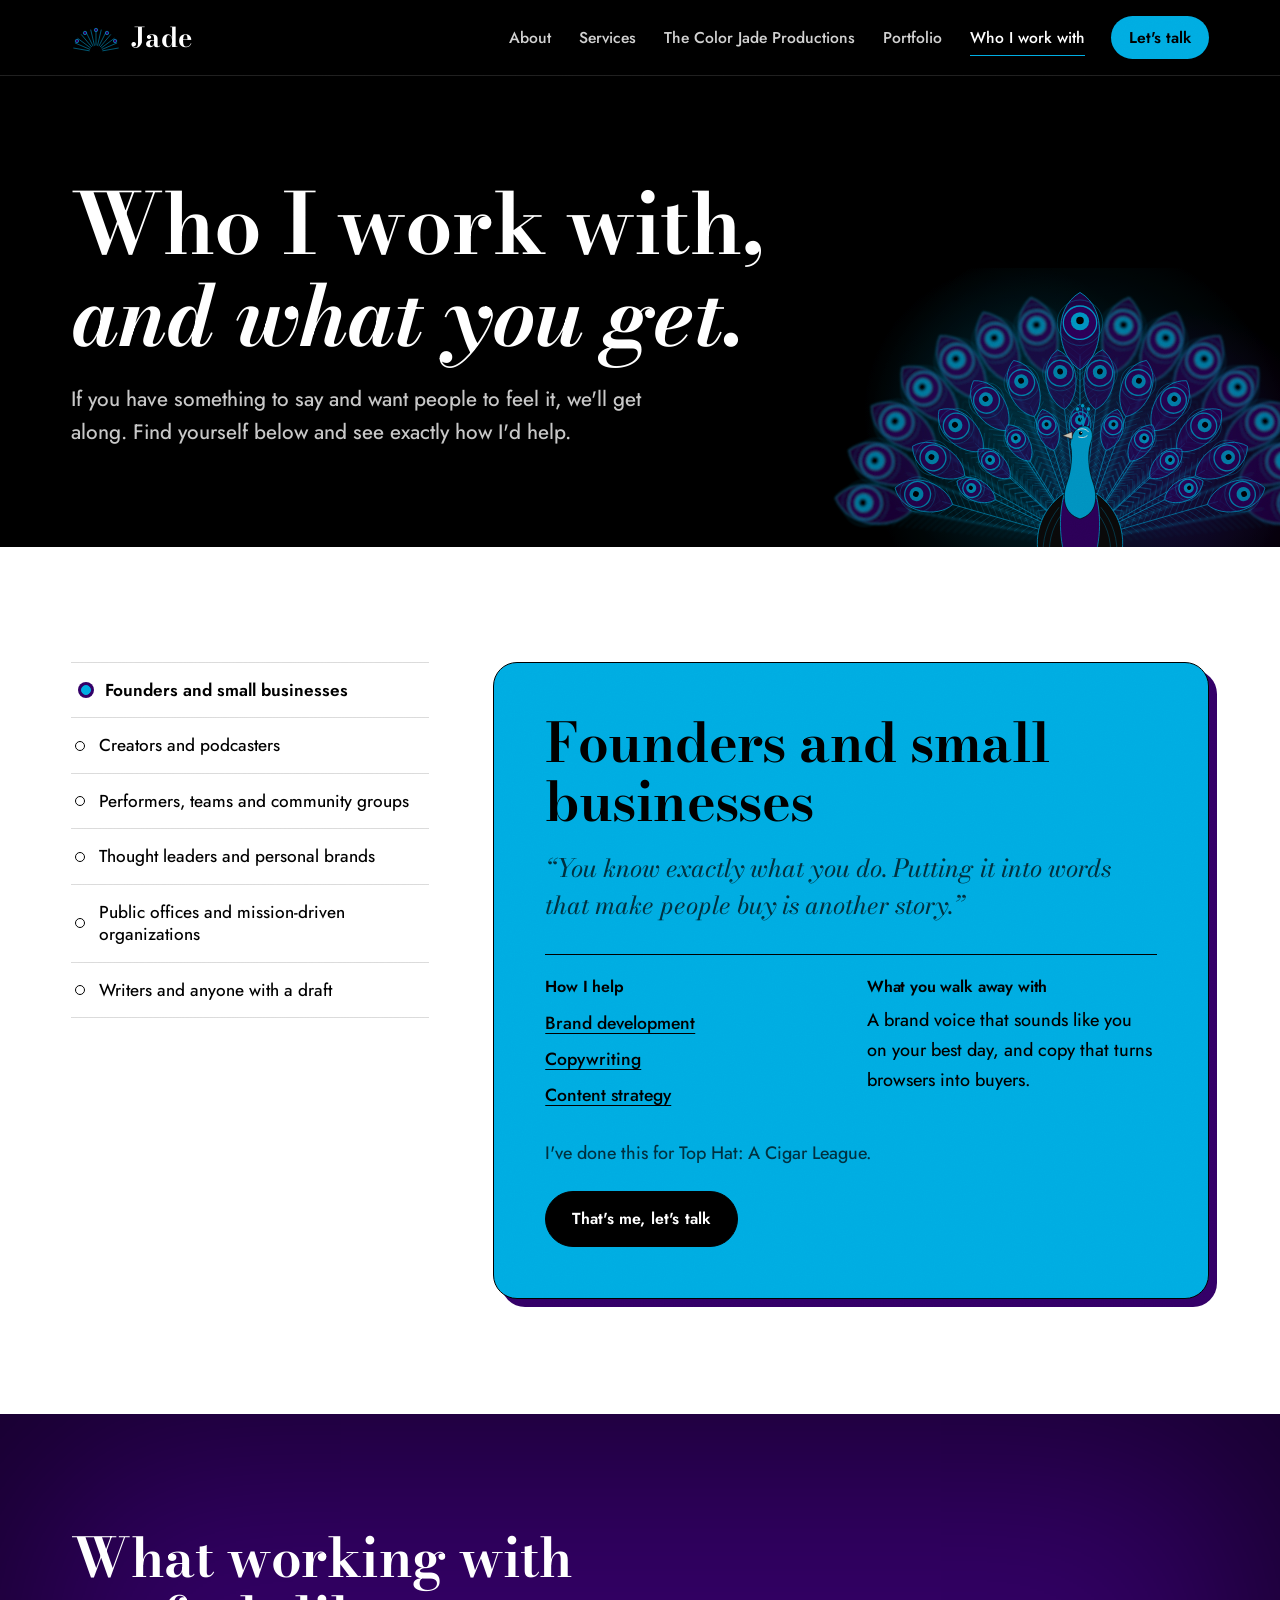
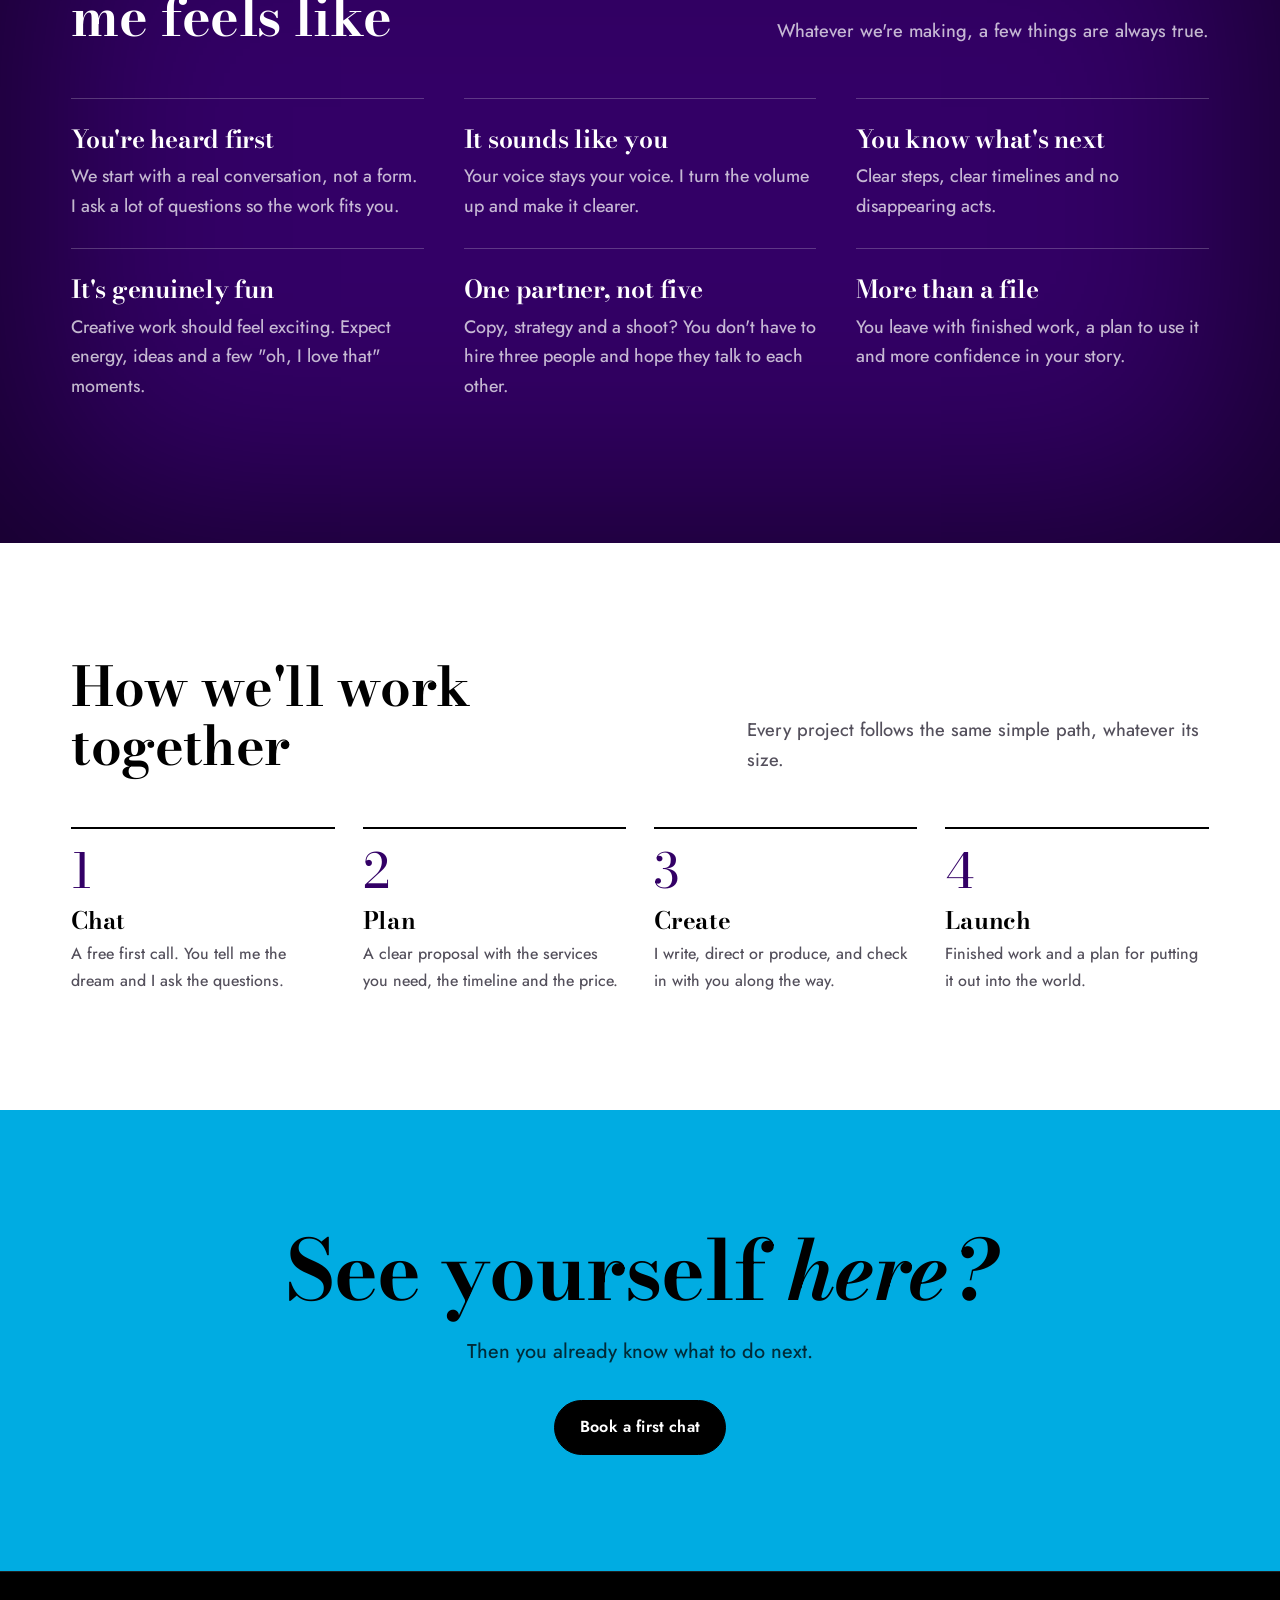
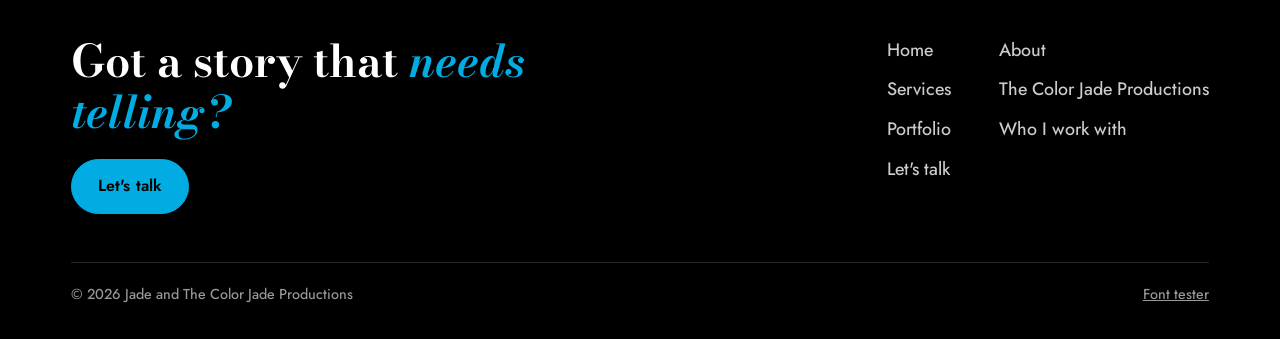
<file: work-with-jade.html>
<!doctype html>
<html lang="en">
<head>
  <meta charset="utf-8">
  <meta name="viewport" content="width=device-width, initial-scale=1">
  <title>Who I work with | Jade</title>
  <meta name="description" content="The people Jade works with and what they walk away with.">
  <link rel="preconnect" href="https://fonts.googleapis.com">
  <link rel="preconnect" href="https://fonts.gstatic.com" crossorigin>
  <link href="https://fonts.googleapis.com/css2?family=Bodoni+Moda:ital,opsz,wght@0,6..96,400..800;1,6..96,400..800&family=Jost:wght@300..700&display=swap" rel="stylesheet">
  <link rel="stylesheet" href="assets/css/style.css">
</head>
<body>
  <a class="skip" href="#main">Skip to content</a>
  <header id="site-header"></header>

  <main id="main">
    <section class="page-head" aria-labelledby="who-title">
      <div class="wrap">
        <h1 id="who-title">Who I work with, <span class="ital">and what you get.</span></h1>
        <p class="lead">If you have something to say and want people to feel it, we'll get along. Find yourself below and see exactly how I'd help.</p>
      </div>
    </section>

    <section class="section" id="people" aria-label="Find yourself">
      <div class="wrap people-tabs">
        <div class="people-list" id="people-list" role="tablist" aria-label="Who I work with" aria-orientation="vertical"></div>
        <div class="people-panel" id="people-panel" role="tabpanel" tabindex="0"></div>
      </div>
    </section>

    <section class="section purple" aria-labelledby="benefits-title">
      <div class="wrap">
        <div class="section-head">
          <h2 id="benefits-title">What working with me feels like</h2>
          <p>Whatever we're making, a few things are always true.</p>
        </div>
        <div class="benefits">
          <div><h3>You're heard first</h3><p>We start with a real conversation, not a form. I ask a lot of questions so the work fits you.</p></div>
          <div><h3>It sounds like you</h3><p>Your voice stays your voice. I turn the volume up and make it clearer.</p></div>
          <div><h3>You know what's next</h3><p>Clear steps, clear timelines and no disappearing acts.</p></div>
          <div><h3>It's genuinely fun</h3><p>Creative work should feel exciting. Expect energy, ideas and a few "oh, I love that" moments.</p></div>
          <div><h3>One partner, not five</h3><p>Copy, strategy and a shoot? You don't have to hire three people and hope they talk to each other.</p></div>
          <div><h3>More than a file</h3><p>You leave with finished work, a plan to use it and more confidence in your story.</p></div>
        </div>
      </div>
    </section>

    <section class="section" aria-labelledby="how-title">
      <div class="wrap">
        <div class="section-head">
          <h2 id="how-title">How we'll work together</h2>
          <p>Every project follows the same simple path, whatever its size.</p>
        </div>
        <ol class="steps">
          <li><h3>Chat</h3><p>A free first call. You tell me the dream and I ask the questions.</p></li>
          <li><h3>Plan</h3><p>A clear proposal with the services you need, the timeline and the price.</p></li>
          <li><h3>Create</h3><p>I write, direct or produce, and check in with you along the way.</p></li>
          <li><h3>Launch</h3><p>Finished work and a plan for putting it out into the world.</p></li>
        </ol>
      </div>
    </section>

    <section class="section peacock-band cta">
      <div class="wrap">
        <h2>See yourself <span class="ital">here?</span></h2>
        <p>Then you already know what to do next.</p>
        <a class="btn btn-black" href="contact.html">Book a first chat</a>
      </div>
    </section>
  </main>

  <footer id="site-footer"></footer>
  <script src="assets/js/data.js"></script>
  <script src="assets/js/main.js"></script>
</body>
</html>
</file>
<file: assets/css/style.css>
/* ==================================================================
   Jade — site styles
   Palette: peacock blue #00ACE2, deep purple #330066, black, white.
   The Color Jade Productions swaps in its own jade palette (.theme-jade).
   Fonts come from the chosen pairing (see FONT_PAIRS in data.js).
=================================================================== */

@property --r {
  syntax: "<length>";
  inherits: false;
  initial-value: 0px;
}

:root {
  --peacock: #00ace2;
  --peacock-ink: #00739a;   /* peacock for small text on white */
  --purple: #330066;
  --purple-2: #4a1a85;
  --black: #000000;
  --white: #ffffff;
  --paper: #f5f4f8;
  --muted: #54505c;
  --line: rgba(0, 0, 0, 0.14);

  --display: "Bodoni Moda", Didot, "Times New Roman", serif;
  --sans: "Jost", "Avenir Next", "Helvetica Neue", sans-serif;
  --dw: 650;
  --optical: none;   /* keeps Bodoni's thin strokes from getting thinner at large sizes */

  --t-xl: clamp(2.2rem, 4.4vw, 3.4rem);
  --t-2xl: clamp(2.8rem, 6.6vw, 5.4rem);

  --gutter: clamp(16px, 4vw, 56px);
  --max: 1240px;
  --ease: cubic-bezier(0.22, 1, 0.36, 1);
  --header-h: 76px;
}

*,
*::before,
*::after { box-sizing: border-box; }

html { scroll-behavior: smooth; scroll-padding-top: calc(var(--header-h) + 24px); }

body {
  margin: 0;
  background: var(--white);
  color: var(--black);
  font-family: var(--sans);
  font-size: 1.125rem;
  font-weight: 450;
  font-optical-sizing: var(--optical);
  line-height: 1.65;
  -webkit-font-smoothing: antialiased;
  overflow-x: hidden;
}

img { max-width: 100%; display: block; }
a { color: inherit; }
button { font: inherit; color: inherit; }

h1, h2, h3, h4 {
  font-family: var(--display);
  font-weight: var(--dw);
  line-height: 1.08;
  letter-spacing: -0.01em;
  margin: 0;
}
h3, h4 { line-height: 1.2; }
.ital { font-style: italic; }

p { margin: 0 0 1em; max-width: 64ch; }

:focus-visible { outline: 2px solid var(--peacock); outline-offset: 3px; }

.wrap { width: 100%; max-width: var(--max); margin: 0 auto; padding: 0 var(--gutter); }
.visually-hidden {
  position: absolute !important; width: 1px; height: 1px; overflow: hidden;
  clip: rect(0 0 0 0); white-space: nowrap;
}
.skip {
  position: absolute; left: 12px; top: -60px; z-index: 700;
  background: var(--peacock); color: var(--black); padding: 10px 16px; text-decoration: none; font-weight: 600;
}
.skip:focus { top: 12px; }

/* ---------- tones: which color a card or section takes ---------- */
[data-tone="peacock"] { --bg: var(--peacock); --fg: var(--black); --soft: rgba(0,0,0,.72); --accent: var(--black); }
[data-tone="purple"]  { --bg: var(--purple);  --fg: var(--white); --soft: rgba(255,255,255,.78); --accent: var(--peacock); }
[data-tone="jade"]    { --bg: #00a86b;         --fg: var(--black); --soft: rgba(0,0,0,.72); --accent: var(--black); }
[data-tone="black"]   { --bg: var(--black);   --fg: var(--white); --soft: rgba(255,255,255,.74); --accent: var(--peacock); }

/* The Color Jade Productions gets its own jade palette. Every peacock/purple
   use on the page (buttons, fan, logo, bands) follows these tokens. */
.theme-jade {
  --peacock: #00a86b;
  --peacock-ink: #00754a;
  --purple: #00563b;
  --purple-2: #00442e;
}

/* colors for the drawn peacock pieces */
.mark { color: var(--peacock); }
.f-pu { fill: var(--purple); }
.icon-ring { fill: var(--purple); stroke: var(--peacock); }
.icon-iris { fill: var(--peacock); }

/* ---------- buttons ---------- */
.btn {
  display: inline-flex; align-items: center; gap: .6em;
  font-family: var(--sans); font-weight: 600; font-size: 1rem; letter-spacing: .01em;
  padding: .85em 1.6em; border-radius: 999px;
  border: 1.5px solid currentColor; background: transparent; color: inherit;
  text-decoration: none; cursor: pointer;
  transition: transform .3s var(--ease), background-color .25s, color .25s, border-color .25s;
}
.btn:hover { transform: translateY(-2px); }
.btn:active { transform: translateY(0); }
.btn-peacock { background: var(--peacock); border-color: var(--peacock); color: var(--black); }
.btn-peacock:hover { background: var(--white); border-color: var(--white); }
.btn-black { background: var(--black); border-color: var(--black); color: var(--white); }
.btn-black:hover { background: var(--purple); border-color: var(--purple); }
.btn-white { background: var(--white); border-color: var(--white); color: var(--black); }
.btn-white:hover { background: var(--peacock); border-color: var(--peacock); }
.link {
  font-weight: 600; text-decoration: none; background: linear-gradient(currentColor, currentColor) 0 100% / 100% 1.5px no-repeat;
  padding-bottom: 2px; transition: background-size .3s var(--ease);
}
.link:hover { background-size: 0 1.5px; background-position: 100% 100%; }

.dice { width: 1.1em; height: 1.1em; transition: transform .5s var(--ease); }

/* ---------- header ---------- */
.site-header {
  position: sticky; top: 0; z-index: 50; height: var(--header-h);
  background: var(--black); color: var(--white);
  border-bottom: 1px solid rgba(255,255,255,.12);
}
.site-header .wrap { height: 100%; display: flex; align-items: center; gap: 24px; }
.logo { display: flex; align-items: center; gap: 10px; text-decoration: none; }
.logo .mark { width: 50px; height: 34px; overflow: visible; }
.logo .mark .rays line { transition: transform .5s var(--ease); transform-box: view-box; transform-origin: 50px 32px; }
.logo:hover .mark .rays { transform: scale(1.06); }
.logo .mark .rays { transform-box: view-box; transform-origin: 50px 32px; transition: transform .5s var(--ease); }
.logo-word { font-family: var(--display); font-weight: var(--dw); font-size: 1.7rem; line-height: 1; letter-spacing: .01em; }
.nav { display: flex; gap: 4px; margin-left: auto; align-items: center; }
.nav a {
  font-weight: 500; font-size: .98rem; text-decoration: none; padding: 8px 12px; position: relative;
  color: rgba(255,255,255,.82); transition: color .2s;
}
.nav a::after {
  content: ""; position: absolute; left: 12px; right: 12px; bottom: 2px; height: 1.5px; background: var(--peacock);
  transform: scaleX(0); transform-origin: left; transition: transform .35s var(--ease);
}
.nav a:hover { color: var(--white); }
.nav a:hover::after, .nav a[aria-current="page"]::after { transform: scaleX(1); }
.nav a[aria-current="page"] { color: var(--white); }
.nav .nav-cta { background: var(--peacock); color: var(--black); border-radius: 999px; padding: 9px 18px; margin-left: 10px; font-weight: 600; }
.nav .nav-cta::after { display: none; }
.nav .nav-cta:hover { background: var(--white); color: var(--black); }
.menu-toggle { display: none; }

@media (max-width: 980px) {
  .menu-toggle {
    display: inline-flex; margin-left: auto; background: transparent; color: var(--white);
    border: 1.5px solid rgba(255,255,255,.5); border-radius: 999px; padding: 6px 18px; font-weight: 600; cursor: pointer;
  }
  .nav {
    position: fixed; inset: var(--header-h) 0 auto 0; flex-direction: column; align-items: stretch;
    background: var(--black); padding: 12px var(--gutter) 28px; gap: 2px;
    transform: translateY(-130%); transition: transform .45s var(--ease);
    border-bottom: 1px solid rgba(255,255,255,.15);
  }
  .nav.open { transform: none; }
  .nav a { font-family: var(--display); font-size: 1.7rem; padding: 10px 0; }
  .nav a::after { left: 0; right: auto; width: 40px; }
  .nav .nav-cta { font-family: var(--sans); font-size: 1.1rem; margin: 14px 0 0; text-align: center; padding: 12px; }
}

/* ---------- hero (home) ---------- */
.hero { background: var(--black); color: var(--white); position: relative; overflow: hidden; }
.hero-grid {
  display: grid; grid-template-columns: minmax(0, 5fr) minmax(0, 7fr); gap: 32px; align-items: center;
  min-height: min(calc(100svh - var(--header-h)), 820px); padding-top: 40px; padding-bottom: 48px;
}
.hero-kicker { font-size: 1.05rem; color: rgba(255,255,255,.7); margin: 0 0 18px; letter-spacing: .02em; }
.hero h1 { font-size: var(--t-2xl); }
.hero-line {
  display: block; font-style: italic; color: var(--peacock); font-size: clamp(1.7rem, 3.2vw, 2.6rem);
  margin-top: 14px; min-height: 2.4em; line-height: 1.2;
}
.hero-line.in { animation: lineIn .7s var(--ease) both; }
@keyframes lineIn { from { opacity: 0; transform: translateY(10px); filter: blur(4px); } }
.caption { border-top: 1px solid rgba(255,255,255,.2); padding-top: 22px; margin-top: 8px; max-width: 460px; min-height: 150px; }
.caption h2 { font-size: 1.5rem; margin-bottom: 6px; }
.caption p { color: rgba(255,255,255,.72); margin-bottom: 18px; }
.caption-actions { display: flex; flex-wrap: wrap; gap: 12px; }

.stage { position: relative; width: 100%; }
.stage svg { width: 100%; height: auto; display: block; overflow: visible; }

/* the peacock: feathers, eyes and bird */
.train { transform-box: view-box; transform-origin: 400px 440px; transition: transform 1.2s var(--ease); }
.plume {
  transform-box: view-box; transform-origin: 400px 440px;
  transform: rotate(0deg) scale(.35); opacity: 0;
  transition: transform 1.5s var(--ease), opacity .9s ease;
  transition-delay: calc(var(--d) * 45ms);
  outline: none;
}
.stage.open .plume { transform: rotate(var(--a)) scale(1); opacity: var(--o, 1); }
.plume.svc { cursor: pointer; }
.stage.open .plume.lift { transform: rotate(var(--a)) translateY(-12px) scale(1.04); transition-delay: 0s; transition-duration: .5s; }
.barbs { fill: none; stroke: var(--peacock); stroke-width: .8; stroke-linecap: round; opacity: .45; transition: opacity .3s; }
.shaft { stroke: var(--peacock); stroke-width: 1.3; stroke-linecap: round; opacity: .85; }
.vane { fill: color-mix(in srgb, var(--purple) 70%, transparent); stroke: var(--peacock); stroke-width: 1.3; transition: fill .3s; }
.halo { fill: none; stroke: var(--peacock); stroke-width: 1; opacity: .5; }
.ring { fill: var(--purple); stroke: var(--peacock); stroke-width: 2; }
.iris-c { fill: var(--peacock); }
.pupil { fill: var(--black); }
.plume.lift .barbs, .plume:focus-visible .barbs { opacity: .9; }
.plume.lift .vane, .plume:focus-visible .vane { fill: color-mix(in srgb, var(--peacock) 35%, transparent); }
.plume:focus-visible .shaft { stroke-width: 3; }
.feather-label {
  font-family: var(--sans); font-size: 16px; font-weight: 500; fill: rgba(255,255,255,.72); letter-spacing: .02em;
  opacity: 0; transition: opacity .8s ease 1.6s, fill .3s; pointer-events: none;
}
.stage.open .feather-label { opacity: 1; }
.feather-label.on { fill: var(--peacock); }
.glow { opacity: 0; transition: opacity 1.4s ease .8s; }
.stage.open .glow { opacity: 1; }
.g1 { stop-color: var(--peacock); stop-opacity: .22; }
.g2 { stop-color: var(--peacock); stop-opacity: 0; }

.bird { opacity: 0; transform: translateY(14px); transition: opacity 1s ease .3s, transform 1.2s var(--ease) .3s; }
.stage.open .bird { opacity: 1; transform: none; }
.b-body { fill: var(--purple); stroke: var(--peacock); stroke-width: 1.4; }
.b-wing { fill: #0b0b0b; stroke: var(--peacock); stroke-width: 1.2; }
.b-bar { fill: none; stroke: var(--peacock); stroke-width: .8; opacity: .6; }
.b-neck { fill: var(--peacock); stroke: #000; stroke-width: 1; }
.b-crest { fill: none; stroke: var(--peacock); stroke-width: 1.4; }
.b-dot { fill: var(--peacock); stroke: #000; stroke-width: .8; }
.b-face { fill: none; stroke: #fff; stroke-width: 1.5; stroke-linecap: round; opacity: .9; }
.b-beak { fill: #e9e1cf; stroke: #000; stroke-width: .8; }
.b-leg { fill: none; stroke: #b9b0a0; stroke-width: 2.6; stroke-linecap: round; }

@media (max-width: 900px) {
  .hero-grid { grid-template-columns: 1fr; min-height: 0; padding-top: 24px; gap: 8px; }
  .stage { order: -1; margin: 0 -8px; }
  .hero-line { min-height: 0; }
  .feather-label { font-size: 22px; }
}

/* ---------- cinematic intro (home, once per visit) ---------- */
.intro {
  position: fixed; inset: 0; z-index: 500; background: var(--black); color: var(--white);
  display: grid; place-items: center; text-align: center;
  --x: 50%; --y: 50%;
  -webkit-mask: radial-gradient(circle at var(--x) var(--y), transparent var(--r), #000 calc(var(--r) + 1px));
  mask: radial-gradient(circle at var(--x) var(--y), transparent var(--r), #000 calc(var(--r) + 1px));
  transition: --r 1.3s cubic-bezier(.7, 0, .3, 1);
}
.intro.open { --r: 150vmax; }
.intro .bar { position: absolute; left: 0; right: 0; height: 10vh; background: #0a0a0a; border-color: color-mix(in srgb, var(--peacock) 35%, transparent); border-style: solid; border-width: 0; animation: barIn 1s var(--ease) both; }
.intro .bar.top { top: 0; border-bottom-width: 1px; transform-origin: top; }
.intro .bar.bottom { bottom: 0; border-top-width: 1px; transform-origin: bottom; }
@keyframes barIn { from { transform: scaleY(0); } }
.credits-stack { display: grid; padding: 0 16px; }
.credits-stack > * { grid-area: 1 / 1; align-self: center; }
.credits-stack p { margin: 0 auto; max-width: none; opacity: 0; }
.credit-1 { font-size: clamp(1rem, 2vw, 1.3rem); font-weight: 400; letter-spacing: .18em; animation: credit 1.8s ease .5s both; }
.credit-1 small { display: block; font-family: var(--display); font-style: italic; letter-spacing: .02em; font-size: 1.3em; color: var(--peacock); margin-top: 10px; }
.credit-3 { font-family: var(--display); font-weight: var(--dw); font-size: clamp(5rem, 16vw, 11rem); line-height: 1; animation: jadeIn 1.4s var(--ease) 2.3s both; }
.credit-3::after { content: ""; display: block; height: 1.5px; background: var(--peacock); margin: 18px auto 0; width: 0; animation: rule 1s var(--ease) 2.9s forwards; }
@keyframes rule { to { width: 60%; } }
@keyframes credit { 0% { opacity: 0; filter: blur(6px); } 30%, 72% { opacity: 1; filter: none; } 100% { opacity: 0; } }
@keyframes jadeIn { from { opacity: 0; letter-spacing: .25em; filter: blur(8px); } to { opacity: 1; letter-spacing: 0; filter: none; } }
.intro .skip-intro {
  position: absolute; right: 24px; bottom: calc(10vh + 16px); z-index: 2;
  background: transparent; border: 1px solid rgba(255,255,255,.4); color: var(--white);
  border-radius: 999px; padding: 6px 16px; cursor: pointer; font-size: .9rem;
}
.intro .skip-intro:hover { border-color: var(--peacock); }

/* ---------- iris page transitions ---------- */
.iris {
  position: fixed; inset: 0; z-index: 450; background: var(--black);
  --x: 50%; --y: 50%;
  -webkit-mask: radial-gradient(circle at var(--x) var(--y), transparent var(--r), #000 calc(var(--r) + 1px));
  mask: radial-gradient(circle at var(--x) var(--y), transparent var(--r), #000 calc(var(--r) + 1px));
  transition: --r .7s cubic-bezier(.7, 0, .3, 1);
}
.iris.wide { --r: 150vmax; }

/* ---------- sections ---------- */
.section { padding: clamp(64px, 9vw, 128px) 0; }
.section-tight { padding: clamp(44px, 6vw, 80px) 0; }
.dark { background: var(--black); color: var(--white); }
.purple { background: var(--purple); color: var(--white); }
.paper { background: var(--paper); }
.peacock-band { background: var(--peacock); color: var(--black); }
.section-head { display: flex; flex-wrap: wrap; align-items: end; justify-content: space-between; gap: 16px 48px; margin-bottom: clamp(32px, 4vw, 56px); }
.section-head h2 { font-size: var(--t-xl); max-width: 16ch; }
.section-head p { font-size: 1.15rem; color: var(--muted); max-width: 42ch; margin: 0; }
.dark .section-head p, .purple .section-head p { color: rgba(255,255,255,.72); }
.after { margin: 40px 0 0; display: flex; flex-wrap: wrap; gap: 14px; align-items: center; }

/* a single feather laid on its side, used as an ornament */
.ornament { display: block; width: 150px; height: 44px; margin-bottom: 18px; }
.ornament .barbs { opacity: .7; }

/* ---------- meet Jade (home) + about ---------- */
.split { display: grid; grid-template-columns: minmax(0, 5fr) minmax(0, 7fr); gap: clamp(32px, 7vw, 104px); align-items: center; }
.split h2 { font-size: var(--t-xl); margin-bottom: 22px; }
.lead { font-size: 1.3rem; line-height: 1.6; }
.photo-slot {
  position: relative; aspect-ratio: 4 / 5; border-radius: 999px 999px 0 0;
  background: var(--purple); color: var(--white); overflow: hidden;
  display: grid; place-items: center; text-align: center;
}
.photo-slot svg { position: absolute; inset: auto 0 0 0; width: 100%; height: auto; opacity: .9; }
.photo-slot .ph-note { position: relative; font-size: .95rem; color: rgba(255,255,255,.8); margin-bottom: 40%; }
.photo-slot.sm { aspect-ratio: 3 / 4; border-radius: 24px; }
.photo-slot.sm.alt { background: var(--black); }
.photo-slot.sm.blue { background: var(--peacock); color: var(--black); }
.photo-slot.sm.blue .ph-note { color: rgba(0,0,0,.7); }
.facts { list-style: none; margin: 28px 0 0; padding: 0; display: grid; gap: 0; border-top: 1px solid var(--line); }
.facts li { padding: 12px 0; border-bottom: 1px solid var(--line); display: flex; gap: 14px; align-items: baseline; }
.facts li::before { content: ""; width: 9px; height: 9px; border-radius: 50%; background: var(--peacock); box-shadow: 0 0 0 3px var(--purple); flex: none; translate: 0 -1px; }
@media (max-width: 820px) {
  .split { grid-template-columns: 1fr; }
  .split .photo-slot { max-width: 340px; }
}

/* ---------- services grid ("Everything I make"): dark, like film posters ---------- */
.service-grid { list-style: none; margin: 0; padding: 0; display: grid; grid-template-columns: repeat(3, minmax(0, 1fr)); gap: 22px; }
.service-card {
  --glow: var(--peacock);
  position: relative; overflow: hidden; isolation: isolate;
  width: 100%; height: 100%; min-height: 280px; text-align: left; cursor: pointer;
  display: flex; flex-direction: column; justify-content: flex-end; gap: 10px;
  padding: 30px 26px 26px; background: #0b0b0e; color: var(--white);
  border: 1px solid rgba(255,255,255,.13); border-radius: 18px;
  transition: border-color .5s, transform .6s var(--ease), box-shadow .6s var(--ease);
}
.service-card[data-tone="purple"] { --glow: #8a4fd6; }
.service-card[data-tone="black"] { --glow: #e8e8f0; }
.service-card::before {
  content: ""; position: absolute; inset: 0; z-index: -1;
  background: radial-gradient(120% 90% at 85% 0%, color-mix(in srgb, var(--glow) 30%, transparent), transparent 62%);
  opacity: .35; transition: opacity .6s;
}
.card-feather {
  position: absolute; z-index: -1; right: 4%; top: 6%; width: 30%; pointer-events: none;
  opacity: .4; transform: rotate(14deg); transform-origin: 50% 100%;
  filter: blur(1px);
  transition: opacity .6s, transform .9s var(--ease), filter .6s;
}
.service-card .s-name { font-family: var(--display); font-weight: var(--dw); font-size: 1.75rem; line-height: 1.12; max-width: 12ch; }
.service-card .s-line { color: rgba(255,255,255,.64); font-size: 1rem; margin: 0; max-width: 34ch; }
.service-card .s-more { padding-top: 8px; font-weight: 600; font-size: .95rem; color: var(--glow); }
.service-card:hover, .service-card:focus-visible {
  border-color: color-mix(in srgb, var(--glow) 70%, transparent); transform: translateY(-6px);
  box-shadow: 0 40px 70px -40px color-mix(in srgb, var(--glow) 70%, transparent);
}
.service-card:hover::before, .service-card:focus-visible::before { opacity: 1; }
.service-card:hover .card-feather, .service-card:focus-visible .card-feather { opacity: .95; filter: none; transform: rotate(6deg) scale(1.06); }
@media (max-width: 960px) { .service-grid { grid-template-columns: 1fr 1fr; } }
@media (max-width: 600px) { .service-grid { grid-template-columns: 1fr; } }

/* service detail dialog */
.service-dialog, .work-dialog {
  border: 0; padding: 0; border-radius: 24px; width: min(820px, calc(100vw - 32px)); max-height: calc(100vh - 40px);
  background: var(--white); color: var(--black); overflow: auto;
}
.service-dialog::backdrop, .work-dialog::backdrop { background: rgba(0, 0, 0, .72); }
.service-dialog[open], .work-dialog[open] {
  --x: 50%; --y: 50%;
  animation: reveal .8s var(--ease);
}
@keyframes reveal { from { clip-path: circle(0% at var(--x) var(--y)); } to { clip-path: circle(150% at var(--x) var(--y)); } }
.dialog-top { background: var(--bg, var(--black)); color: var(--fg, var(--white)); padding: 36px 36px 30px; position: relative; }
.dialog-top h2 { font-size: var(--t-xl); padding-right: 52px; }
.dialog-top .verb { font-family: var(--display); font-style: italic; font-size: 1.35rem; color: var(--soft); margin: 10px 0 0; }
.dialog-body { padding: 28px 36px 36px; }
.dialog-cols { display: grid; grid-template-columns: 1.2fr 1fr; gap: 32px; }
.dialog-body h3 { font-family: var(--sans); font-weight: 600; font-size: 1rem; letter-spacing: .02em; margin: 0 0 10px; }
.dialog-body ul { list-style: none; margin: 0; padding: 0; border-top: 1px solid var(--line); }
.dialog-body li { padding: 9px 0; border-bottom: 1px solid var(--line); }
.dialog-body .good-for { color: var(--muted); margin-top: 16px; }
.dialog-steps { list-style: none; padding: 0 !important; counter-reset: st; display: grid; grid-template-columns: repeat(5, minmax(0, 1fr)); gap: 12px; margin: 26px 0 0 !important; border: 0 !important; }
.dialog-steps li { counter-increment: st; border: 0 !important; border-top: 2px solid var(--peacock) !important; padding-top: 10px !important; font-size: .92rem; color: var(--muted); }
.dialog-steps li::before { content: counter(st); display: block; font-family: var(--display); font-size: 1.6rem; color: var(--black); line-height: 1; }
.dialog-steps strong { display: block; color: var(--black); margin: 4px 0 2px; }
.dialog-actions { display: flex; flex-wrap: wrap; gap: 12px; margin-top: 28px; }
.dialog-close {
  position: absolute; top: 18px; right: 18px; width: 44px; height: 44px; border-radius: 50%;
  border: 1.5px solid currentColor; background: transparent; cursor: pointer; font-size: 1.4rem; line-height: 1; color: inherit;
}
.dialog-close:hover { background: var(--fg, var(--white)); color: var(--bg, var(--black)); }
@media (max-width: 700px) {
  .dialog-cols { grid-template-columns: 1fr; }
  .dialog-steps { grid-template-columns: 1fr 1fr; }
  .dialog-top, .dialog-body { padding-left: 22px; padding-right: 22px; }
}

/* ---------- productions band (home) ---------- */
.cjp-band { display: grid; grid-template-columns: minmax(0, 7fr) minmax(0, 5fr); gap: 48px; align-items: center; }
.cjp-band h2 { font-size: var(--t-xl); margin-bottom: 18px; }
.cjp-band p { color: rgba(255,255,255,.78); font-size: 1.2rem; }
.cjp-band svg { width: 100%; max-width: 420px; justify-self: end; }
@media (max-width: 820px) { .cjp-band { grid-template-columns: 1fr; } .cjp-band svg { justify-self: start; max-width: 300px; } }

/* ---------- clients ---------- */
.client-list { list-style: none; margin: 0; padding: 0; border-top: 1px solid rgba(255,255,255,.2); }
.client-list li { border-bottom: 1px solid rgba(255,255,255,.2); }
.client-list a {
  display: flex; align-items: baseline; justify-content: space-between; gap: 20px; padding: 18px 0; text-decoration: none;
  transition: padding .4s var(--ease), color .3s;
}
.client-list .c-name { font-family: var(--display); font-weight: var(--dw); font-size: clamp(1.5rem, 3vw, 2.3rem); line-height: 1.15; }
.client-list .c-role { color: rgba(255,255,255,.6); font-size: 1rem; text-align: right; transition: color .3s; }
.client-list a:hover, .client-list a:focus-visible { color: var(--peacock); padding-left: 14px; }
.client-list a:hover .c-role { color: var(--white); }
@media (max-width: 640px) { .client-list a { flex-direction: column; gap: 2px; } .client-list .c-role { text-align: left; } }

/* ---------- people teaser + CTA ---------- */
.people-strip { display: grid; grid-template-columns: repeat(3, minmax(0, 1fr)); gap: 26px; }
.people-strip a {
  display: flex; flex-direction: column; gap: 12px; padding: 28px; text-decoration: none;
  border: 1.5px solid var(--black); border-radius: 20px; background: var(--white);
  box-shadow: 6px 6px 0 var(--peacock);
  transition: transform .35s var(--ease), box-shadow .35s var(--ease), background-color .3s, color .3s;
}
.people-strip h3 { font-size: 1.5rem; }
.people-strip p { margin: 0; color: var(--muted); transition: color .3s; }
.people-strip .more { margin-top: auto; font-weight: 600; }
.people-strip a:hover { background: var(--bg); color: var(--fg); transform: translate(-4px, -4px); box-shadow: 10px 10px 0 var(--purple); }
.people-strip a[data-tone="purple"]:hover, .people-strip a[data-tone="black"]:hover { box-shadow: 10px 10px 0 var(--peacock); }
.people-strip a:hover p { color: var(--soft); }
@media (max-width: 860px) { .people-strip { grid-template-columns: 1fr; } }

.cta { text-align: center; }
.cta h2 { font-size: clamp(2.6rem, 7vw, 5.2rem); max-width: 14ch; margin: 0 auto; }
.cta p { font-size: 1.25rem; margin: 20px auto 32px; }
.peacock-band.cta p { color: rgba(0,0,0,.75); }
.purple.cta p, .dark.cta p { color: rgba(255,255,255,.78); }

/* ---------- footer ---------- */
.site-footer { background: var(--black); color: var(--white); padding: 64px 0 32px; border-top: 1px solid rgba(255,255,255,.12); }
.footer-top { display: flex; flex-wrap: wrap; gap: 32px 64px; justify-content: space-between; align-items: flex-start; }
.footer-big { font-family: var(--display); font-weight: var(--dw); font-size: clamp(1.8rem, 3.6vw, 2.8rem); line-height: 1.15; max-width: 16ch; margin: 0 0 20px; }
.footer-big em { color: var(--peacock); }
.footer-links { display: grid; grid-template-columns: repeat(2, auto); gap: 10px 48px; list-style: none; margin: 0; padding: 0; }
.footer-links a { text-decoration: none; color: rgba(255,255,255,.8); }
.footer-links a:hover { color: var(--peacock); }
.footer-bottom { margin-top: 48px; padding-top: 20px; border-top: 1px solid rgba(255,255,255,.15); display: flex; flex-wrap: wrap; justify-content: space-between; gap: 12px; font-size: .9rem; color: rgba(255,255,255,.6); }
.footer-bottom a { color: inherit; }

/* ---------- page heads ---------- */
.page-head { background: var(--black); color: var(--white); padding: clamp(56px, 8vw, 112px) 0 clamp(48px, 6vw, 84px); position: relative; overflow: hidden; }
.page-head.purple { background: var(--purple); }
.page-head h1 { font-size: var(--t-2xl); max-width: 14ch; position: relative; }
.page-head .lead { color: rgba(255,255,255,.78); margin-top: 22px; max-width: 48ch; position: relative; }
.head-fan { position: absolute; right: -60px; bottom: -40px; width: min(520px, 46vw); pointer-events: none; opacity: .85; }
@media (max-width: 760px) { .head-fan { opacity: .25; width: 80vw; } }

/* ---------- about page ---------- */
.values { display: grid; grid-template-columns: repeat(3, minmax(0, 1fr)); gap: 0; border-top: 1px solid rgba(255,255,255,.25); }
.values > div { padding: 30px 28px 10px 0; }
.values > div + div { padding-left: 28px; border-left: 1px solid rgba(255,255,255,.25); }
.values h3 { font-size: 1.7rem; margin-bottom: 10px; }
.values h3 em { color: var(--peacock); }
.values p { color: rgba(255,255,255,.75); }
@media (max-width: 820px) {
  .values { grid-template-columns: 1fr; }
  .values > div + div { padding-left: 0; border-left: 0; border-top: 1px solid rgba(255,255,255,.25); }
}
.gallery { display: grid; grid-template-columns: repeat(3, minmax(0, 1fr)); gap: 20px; }
@media (max-width: 700px) { .gallery { grid-template-columns: 1fr 1fr; } .gallery > :last-child { display: none; } }

/* ---------- portfolio ---------- */
.filters { display: flex; flex-wrap: wrap; gap: 8px; margin-bottom: 30px; }
.filters button {
  border: 1.5px solid var(--black); background: var(--white); border-radius: 999px; padding: 7px 16px;
  font-weight: 500; cursor: pointer; transition: background-color .2s, color .2s;
}
.filters button:hover { background: var(--paper); }
.filters button[aria-pressed="true"] { background: var(--black); color: var(--white); }
.filter-count { color: var(--muted); margin: -12px 0 28px; font-size: 1rem; }

.work-grid { display: grid; grid-template-columns: repeat(12, minmax(0, 1fr)); gap: 40px 28px; }
.work-card { grid-column: span 4; }
.work-card:nth-child(5n+1) { grid-column: span 7; }
.work-card:nth-child(5n+2) { grid-column: span 5; }
.work-card.hide { display: none; }
.work-card button { width: 100%; text-align: left; border: 0; padding: 0; background: none; cursor: pointer; display: block; }
.work-art {
  background: var(--bg); color: var(--fg); aspect-ratio: 16 / 11; border-radius: 20px;
  position: relative; overflow: hidden; display: flex; align-items: flex-end; padding: 20px;
  border: 1.5px solid var(--black); box-shadow: 6px 6px 0 var(--purple);
  transition: transform .4s var(--ease), box-shadow .4s var(--ease);
}
.work-art[data-tone="purple"], .work-art[data-tone="black"] { box-shadow: 6px 6px 0 var(--peacock); }
.work-card button:hover .work-art { transform: translate(-4px, -4px); box-shadow: 10px 10px 0 var(--purple); }
.work-card button:hover .work-art[data-tone="purple"], .work-card button:hover .work-art[data-tone="black"] { box-shadow: 10px 10px 0 var(--peacock); }
.work-art svg { position: absolute; right: -8%; bottom: -30%; width: 70%; opacity: .5; transition: transform .8s var(--ease), opacity .4s; }
.work-art[data-tone="peacock"] svg { opacity: .35; }
.work-card button:hover .work-art svg { transform: rotate(-6deg) scale(1.05); opacity: .8; }
.work-art .soon { font-size: .85rem; border: 1px solid currentColor; border-radius: 999px; padding: 3px 12px; position: relative; }
.work-meta { padding: 18px 2px 0; }
.work-meta h3 { font-size: 1.55rem; margin-bottom: 4px; }
.work-meta .role { color: var(--peacock-ink); font-weight: 600; font-size: .98rem; margin: 0 0 6px; }
.work-meta p { margin: 0; color: var(--muted); }
@media (max-width: 860px) { .work-card, .work-card:nth-child(5n+1), .work-card:nth-child(5n+2) { grid-column: span 12; } }
.tags { display: flex; flex-wrap: wrap; gap: 8px; }
.tags a { border: 1.5px solid var(--black); border-radius: 999px; padding: 4px 14px; font-size: .92rem; text-decoration: none; }
.tags a:hover { background: var(--black); color: var(--white); }
.note { background: var(--paper); border-left: 3px solid var(--peacock); padding: 14px 18px; margin: 24px 0 0; }

/* ---------- who I work with ---------- */
.people-tabs { display: grid; grid-template-columns: minmax(0, 4fr) minmax(0, 8fr); gap: clamp(24px, 5vw, 64px); align-items: start; }
.people-list { display: flex; flex-direction: column; position: sticky; top: calc(var(--header-h) + 24px); border-top: 1px solid var(--line); }
.people-list button {
  text-align: left; border: 0; border-bottom: 1px solid var(--line); background: transparent;
  padding: 16px 4px; font-size: 1.08rem; line-height: 1.3; cursor: pointer;
  display: flex; gap: 14px; align-items: center; transition: color .2s, padding .35s var(--ease);
}
.people-list button .d { width: 10px; height: 10px; border-radius: 50%; border: 1.5px solid var(--black); flex: none; transition: background-color .2s; }
.people-list button:hover { padding-left: 10px; }
.people-list button[aria-selected="true"] { font-weight: 600; padding-left: 10px; }
.people-list button[aria-selected="true"] .d { background: var(--peacock); border-color: var(--peacock); box-shadow: 0 0 0 3px var(--purple); }
.people-panel {
  background: var(--bg); color: var(--fg); border: 1.5px solid var(--black); border-radius: 24px;
  box-shadow: 8px 8px 0 var(--purple); padding: clamp(28px, 4vw, 52px); min-height: 480px;
}
.people-panel[data-tone="purple"], .people-panel[data-tone="black"] { box-shadow: 8px 8px 0 var(--peacock); }
.people-panel.in { animation: panelIn .6s var(--ease); }
@keyframes panelIn { from { opacity: 0; transform: translateY(12px); } }
.people-panel h2 { font-size: var(--t-xl); margin-bottom: 18px; }
.people-panel .feel { font-family: var(--display); font-style: italic; font-size: clamp(1.25rem, 2vw, 1.55rem); line-height: 1.5; margin-bottom: 30px; color: var(--soft); }
.panel-cols { display: grid; grid-template-columns: 1fr 1fr; gap: 32px; border-top: 1px solid currentColor; padding-top: 22px; }
.panel-cols h3 { font-family: var(--sans); font-weight: 600; font-size: 1rem; margin-bottom: 10px; }
.panel-cols ul { margin: 0; padding: 0; list-style: none; }
.panel-cols li { padding: 3px 0; }
.panel-cols li a { font-weight: 500; font-size: 1.1rem; text-underline-offset: 4px; }
.panel-cols .leave { margin: 0; }
.people-panel .example { margin: 26px 0 22px; color: var(--soft); }
@media (max-width: 860px) {
  .people-tabs { grid-template-columns: 1fr; }
  .people-list { position: static; flex-direction: row; overflow-x: auto; border: 0; gap: 8px; padding-bottom: 8px; }
  .people-list button { flex: none; border: 1.5px solid var(--black); border-radius: 999px; padding: 8px 14px; font-size: .95rem; max-width: 260px; }
  .people-list button:hover, .people-list button[aria-selected="true"] { padding-left: 14px; }
  .panel-cols { grid-template-columns: 1fr; }
}

.benefits { display: grid; grid-template-columns: repeat(3, minmax(0, 1fr)); gap: 0 40px; }
.benefits > div { padding: 26px 0; border-top: 1px solid rgba(255,255,255,.22); }
.benefits h3 { font-size: 1.55rem; margin-bottom: 8px; }
.benefits p { color: rgba(255,255,255,.72); margin: 0; }
@media (max-width: 900px) { .benefits { grid-template-columns: 1fr 1fr; } }
@media (max-width: 600px) { .benefits { grid-template-columns: 1fr; } }

.steps { list-style: none; margin: 0; padding: 0; counter-reset: s; display: grid; grid-template-columns: repeat(4, minmax(0, 1fr)); gap: 28px; }
.steps li { counter-increment: s; border-top: 2px solid var(--black); padding-top: 18px; }
.steps li::before { content: counter(s); font-family: var(--display); font-size: 3rem; line-height: 1; display: block; margin-bottom: 12px; color: var(--purple); }
.steps h3 { font-size: 1.5rem; margin-bottom: 6px; }
.steps p { color: var(--muted); font-size: 1rem; margin: 0; }
@media (max-width: 860px) { .steps { grid-template-columns: 1fr 1fr; } }
@media (max-width: 520px) { .steps { grid-template-columns: 1fr; } }

/* ---------- Color Jade Productions ---------- */
.offer-grid { display: grid; grid-template-columns: repeat(2, minmax(0, 1fr)); gap: 26px; }
.offer {
  border: 1.5px solid var(--black); border-radius: 20px; padding: 30px; background: var(--white);
  box-shadow: 6px 6px 0 var(--purple);
}
.offer:nth-child(even) { box-shadow: 6px 6px 0 var(--peacock); }
.offer h3 { font-size: 1.8rem; margin-bottom: 10px; }
.offer p { color: var(--muted); margin: 0; }
@media (max-width: 760px) { .offer-grid { grid-template-columns: 1fr; } }

.timeline { list-style: none; margin: 0; padding: 0; display: grid; grid-template-columns: repeat(5, minmax(0, 1fr)); position: relative; }
.timeline::before { content: ""; position: absolute; left: 0; right: 0; top: 23px; height: 1.5px; background: rgba(255,255,255,.25); }
.timeline button {
  width: 100%; background: none; border: 0; color: inherit; cursor: pointer; text-align: left; padding: 0 16px 0 0;
  display: flex; flex-direction: column; gap: 14px; position: relative;
}
.timeline .knot {
  width: 48px; height: 48px; border-radius: 50%; border: 1.5px solid var(--peacock); background: var(--purple);
  display: grid; place-items: center; font-family: var(--display); font-size: 1.3rem;
  transition: background-color .3s, color .3s, transform .4s var(--ease);
}
.timeline .t-name { font-family: var(--display); font-size: 1.5rem; }
.timeline button[aria-pressed="true"] .knot, .timeline button:hover .knot { background: var(--peacock); color: var(--black); transform: scale(1.1); }
.timeline-copy { margin-top: 32px; min-height: 3.4em; font-size: 1.3rem; color: rgba(255,255,255,.85); max-width: 52ch; }
.timeline-copy.in { animation: lineIn .6s var(--ease); }
@media (max-width: 760px) {
  .timeline { grid-template-columns: repeat(5, 1fr); }
  .timeline .t-name { font-size: 1rem; }
  .timeline .knot { width: 40px; height: 40px; }
  .timeline::before { top: 19px; }
}

.sleep {
  background: var(--black); color: var(--white); border-radius: 28px; padding: clamp(32px, 5vw, 64px);
  display: grid; grid-template-columns: minmax(0, 6fr) minmax(0, 5fr); gap: 40px; align-items: center; position: relative; overflow: hidden;
}
.sleep h2 { font-size: var(--t-xl); margin-bottom: 16px; }
.sleep .tag { display: inline-block; border: 1px solid var(--peacock); color: var(--peacock); border-radius: 999px; padding: 3px 14px; font-size: .9rem; margin-bottom: 18px; }
.sleep p { color: rgba(255,255,255,.76); }
.sleep-player { text-align: center; }
.breath {
  width: 190px; height: 190px; border-radius: 50%; margin: 0 auto 22px; position: relative;
  border: 1px solid color-mix(in srgb, var(--peacock) 60%, transparent); cursor: pointer;
  background: radial-gradient(circle, color-mix(in srgb, var(--peacock) 35%, transparent), color-mix(in srgb, var(--purple) 60%, transparent) 62%, transparent 72%);
  display: grid; place-items: center; color: var(--white); font-size: 1rem; font-weight: 500;
}
.breath.playing { animation: breathe 10s ease-in-out infinite; }
@keyframes breathe { 0%, 100% { transform: scale(.85); } 50% { transform: scale(1.1); } }
.story-lines { min-height: 7em; font-family: var(--display); font-style: italic; font-size: 1.2rem; line-height: 1.6; color: rgba(255,255,255,.9); }
.story-lines span { display: block; animation: storyIn 2.4s ease both; }
@keyframes storyIn { from { opacity: 0; filter: blur(6px); } }
.notify { display: flex; flex-wrap: wrap; gap: 10px; margin-top: 20px; }
.notify input { flex: 1 1 220px; background: transparent !important; color: var(--white) !important; border-color: rgba(255,255,255,.5) !important; border-radius: 999px !important; }
.notify-msg { color: var(--peacock); margin-top: 12px; }
@media (max-width: 820px) { .sleep { grid-template-columns: 1fr; } }

/* ---------- contact ---------- */
.contact-grid { display: grid; grid-template-columns: minmax(0, 5fr) minmax(0, 7fr); gap: clamp(32px, 6vw, 96px); }
.contact-aside h2 { font-size: var(--t-xl); margin-bottom: 18px; }
.contact-aside p { font-size: 1.15rem; color: var(--muted); }
form.starter { display: grid; gap: 26px; border: 1.5px solid var(--black); border-radius: 24px; padding: clamp(22px, 4vw, 40px); box-shadow: 8px 8px 0 var(--purple); }
fieldset { border: 0; margin: 0; padding: 0; }
legend, label.lbl { font-weight: 600; font-size: 1.05rem; margin-bottom: 10px; display: block; padding: 0; }
.chip-set { display: flex; flex-wrap: wrap; gap: 8px; }
.chip-set label { position: relative; }
.chip-set input { position: absolute; opacity: 0; inset: 0; cursor: pointer; margin: 0; }
.chip-set label > span {
  display: inline-block; border: 1.5px solid var(--black); border-radius: 999px; padding: 7px 16px; font-size: .95rem;
  transition: background-color .2s, color .2s;
}
.chip-set input:checked + span { background: var(--purple); border-color: var(--purple); color: var(--white); }
.chip-set input:focus-visible + span { outline: 2px solid var(--peacock); outline-offset: 3px; }
input[type="text"], input[type="email"], textarea, select {
  width: 100%; font: inherit; font-size: 1.05rem; padding: 13px 16px;
  border: 1.5px solid var(--black); border-radius: 12px; background: var(--white); color: var(--black);
}
textarea { min-height: 150px; resize: vertical; }
input:focus, textarea:focus, select:focus { outline: 2px solid var(--peacock); outline-offset: 1px; }
.two-up { display: grid; grid-template-columns: 1fr 1fr; gap: 16px; }
@media (max-width: 860px) { .contact-grid, .two-up { grid-template-columns: 1fr; } }
.form-msg { padding: 14px 18px; border-radius: 12px; background: var(--peacock); margin: 0; font-weight: 500; }
.form-msg[hidden], .form-error[hidden] { display: none; }
.form-error { color: #b0003a; font-weight: 600; margin: 0; }

/* ---------- font tester ---------- */
.font-grid { display: grid; gap: 28px; }
.font-card {
  display: grid; grid-template-columns: minmax(0, 7fr) minmax(0, 4fr); gap: 32px; align-items: center;
  border: 1.5px solid var(--black); border-radius: 24px; padding: clamp(24px, 4vw, 44px); box-shadow: 6px 6px 0 var(--purple);
}
.font-card.current { box-shadow: 6px 6px 0 var(--peacock); border-width: 2.5px; }
.font-card .sample-h { font-size: clamp(2.2rem, 4.6vw, 3.6rem); line-height: 1.05; margin: 0 0 12px; }
.font-card .sample-h em { color: var(--purple); }
.font-card .sample-p { margin: 0; color: var(--muted); }
.font-card .meta h2 { font-family: var(--sans); font-size: 1.2rem; font-weight: 600; margin-bottom: 4px; }
.font-card .meta p { font-size: 1rem; color: var(--muted); }
.font-card .meta .names { font-size: .92rem; color: var(--peacock-ink); font-weight: 600; }
@media (max-width: 760px) { .font-card { grid-template-columns: 1fr; } }

/* ---------- film look ---------- */
/* moving grain over everything */
.grain {
  position: fixed; inset: -50%; z-index: 400; pointer-events: none; opacity: .09; mix-blend-mode: overlay;
  background-image: url("data:image/svg+xml;utf8,<svg xmlns='http://www.w3.org/2000/svg' width='240' height='240'><filter id='n'><feTurbulence type='fractalNoise' baseFrequency='.9' numOctaves='3' stitchTiles='stitch'/><feColorMatrix type='saturate' values='0'/></filter><rect width='100%25' height='100%25' filter='url(%23n)'/></svg>");
  animation: grain 1.2s steps(6) infinite;
}
@keyframes grain {
  0%, 100% { transform: translate(0, 0); }
  20% { transform: translate(-4%, 3%); }
  40% { transform: translate(3%, -5%); }
  60% { transform: translate(-6%, -2%); }
  80% { transform: translate(5%, 4%); }
}
/* lens vignette on dark scenes */
.hero, .dark, .page-head, .purple, .sleep { box-shadow: inset 0 0 220px 30px rgba(0, 0, 0, .6); }

/* light and air around the peacock */
.haze { opacity: 0; transition: opacity 2s ease 1s; }
.stage.open .haze { opacity: 1; }
.haze-a { animation: drift 16s ease-in-out infinite alternate; }
.haze-b { animation: drift 20s ease-in-out infinite alternate-reverse; }
@keyframes drift { from { transform: translate(-20px, 10px); } to { transform: translate(30px, -20px); } }
.ha1 { stop-color: var(--peacock); stop-opacity: .16; }
.ha2 { stop-color: var(--peacock); stop-opacity: 0; }
.hb1 { stop-color: var(--purple); stop-opacity: .55; }
.hb2 { stop-color: var(--purple); stop-opacity: 0; }
.mote { fill: #fff; opacity: 0; animation: mote var(--t) linear var(--w) infinite; }
@keyframes mote {
  0% { opacity: 0; transform: translate(0, 0); }
  15%, 70% { opacity: .55; }
  100% { opacity: 0; transform: translate(24px, -90px); }
}
.motes { transition: opacity .3s; }
/* the eyes shimmer in a slow wave across the tail */
.stage.open .iris-c { animation: iridesce 8s ease-in-out infinite; animation-delay: calc(2s + var(--d) * .22s); }
.stage.open .halo { animation: halo 8s ease-in-out infinite; animation-delay: calc(2s + var(--d) * .22s); }
@keyframes iridesce { 0%, 62%, 100% { fill: var(--peacock); } 74% { fill: color-mix(in srgb, var(--peacock) 45%, #fff); } }
@keyframes halo { 0%, 62%, 100% { opacity: .5; } 74% { opacity: 1; } }

/* ---------- scroll like a film ---------- */
/* sections fade up from black, like a cut */
.js .scene > .wrap { opacity: 0; }
.js .scene.in > .wrap { animation: cut 1.5s var(--ease) both; }
@keyframes cut {
  from { opacity: 0; transform: scale(1.025); filter: brightness(.15) blur(5px); }
  to { opacity: 1; transform: none; filter: none; }
}

/* ---------- reduced motion ---------- */
@media (prefers-reduced-motion: reduce) {
  *, *::before, *::after { animation-duration: .001ms !important; animation-iteration-count: 1 !important; transition-duration: .001ms !important; transition-delay: 0s !important; }
  html { scroll-behavior: auto; }
  .grain { display: none; }
  .js .scene > .wrap { opacity: 1; }
}
</file>
